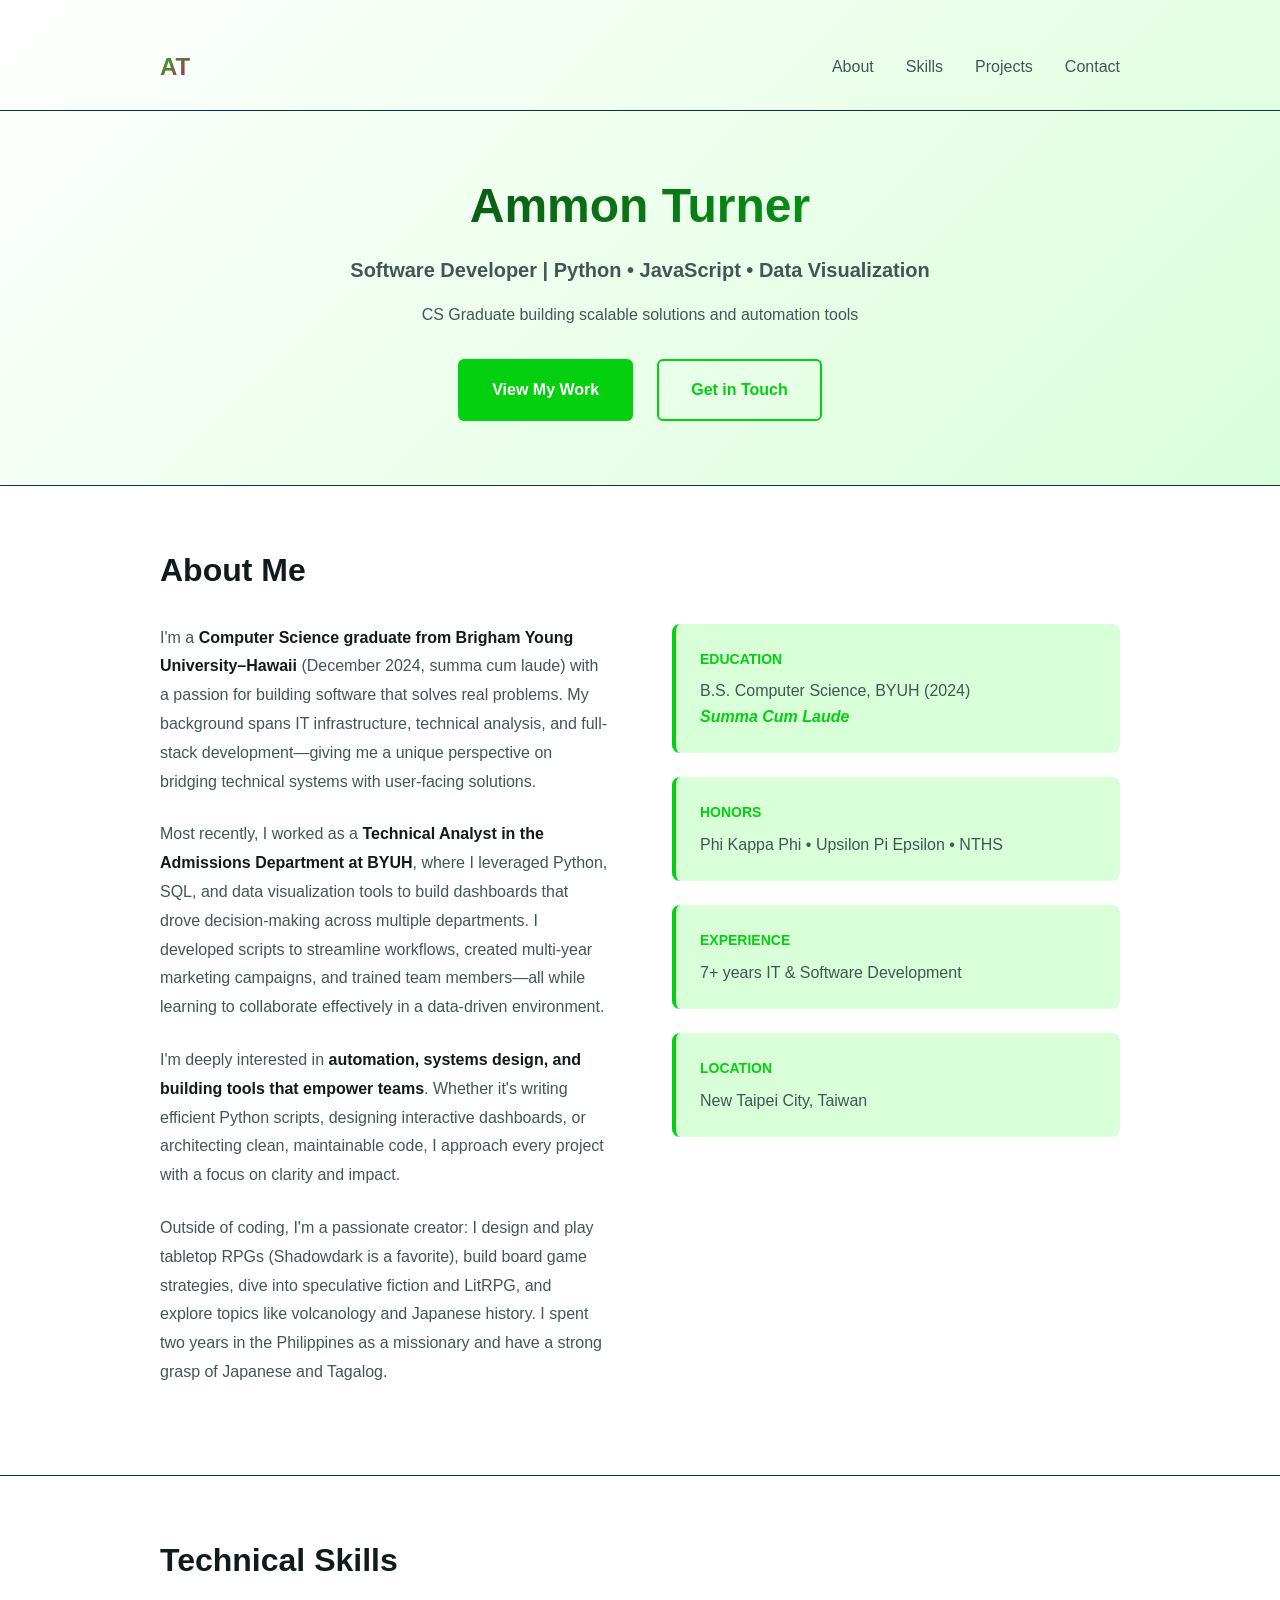
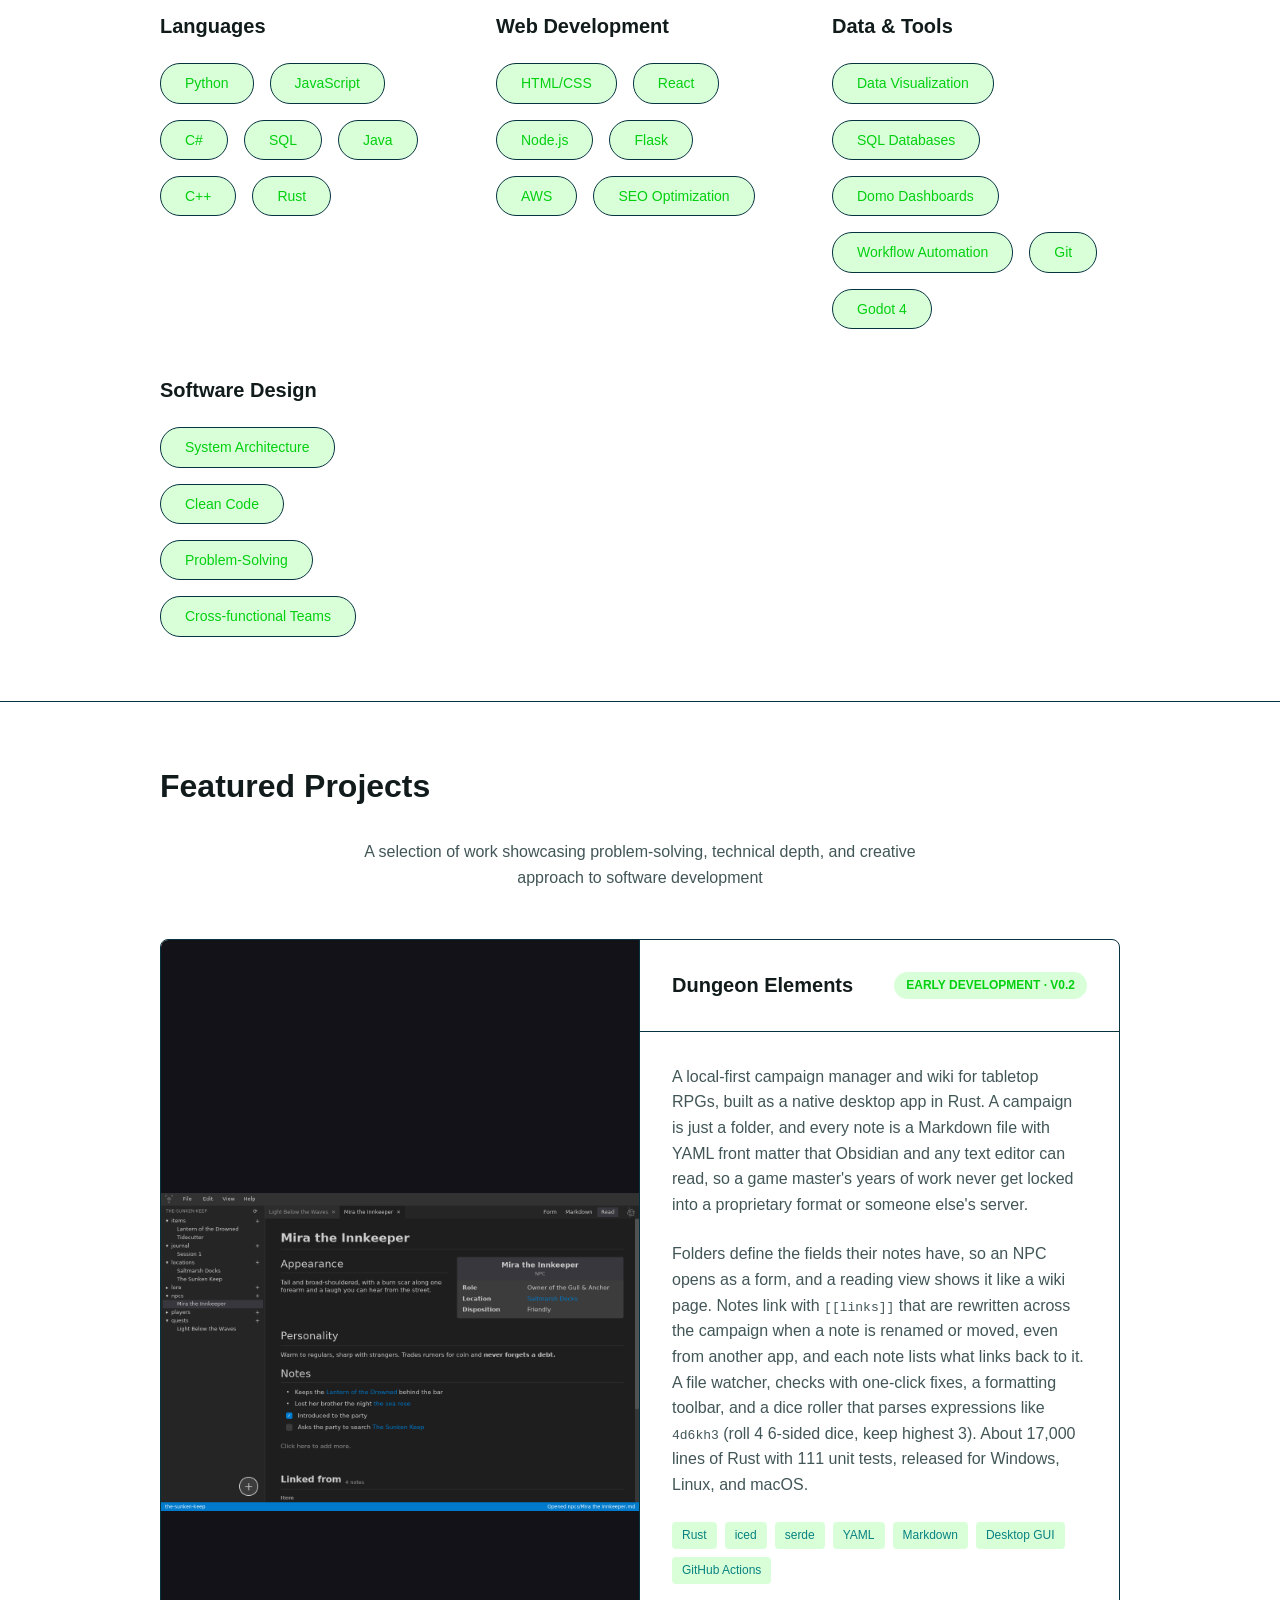
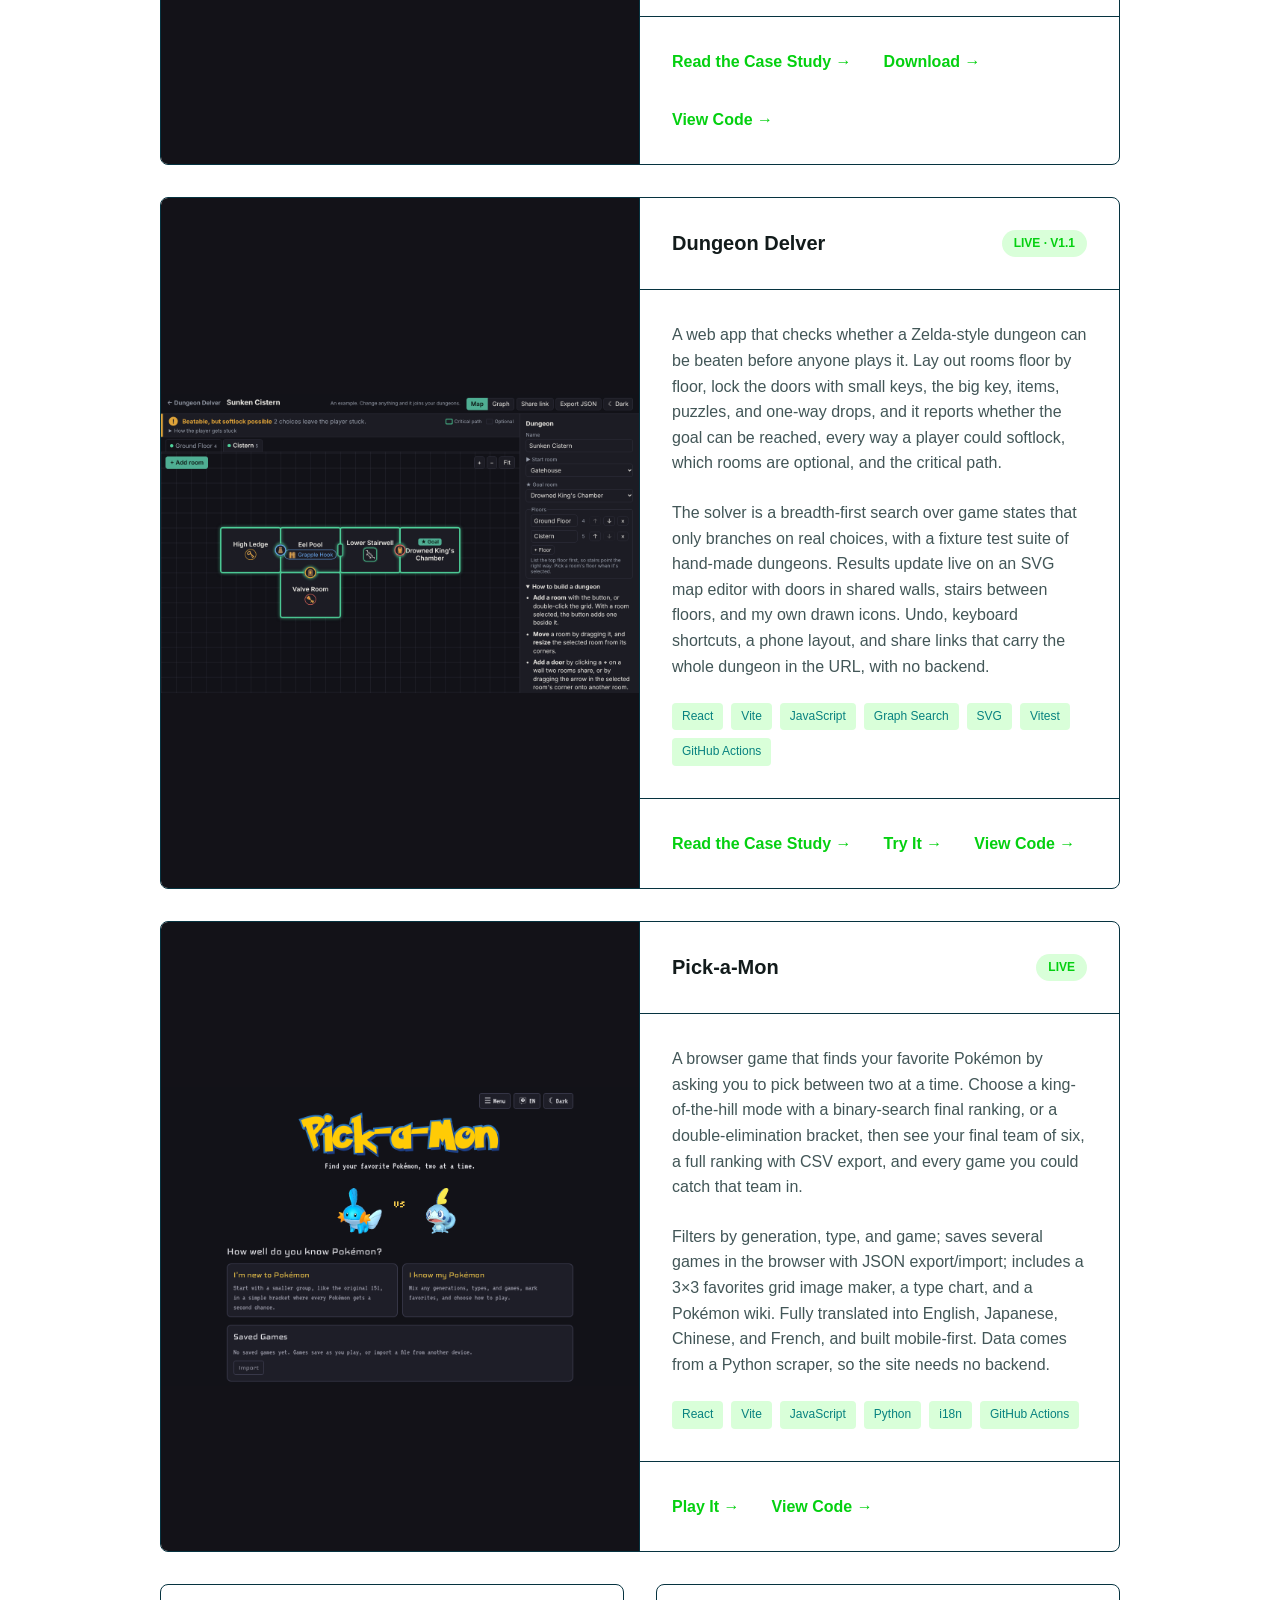
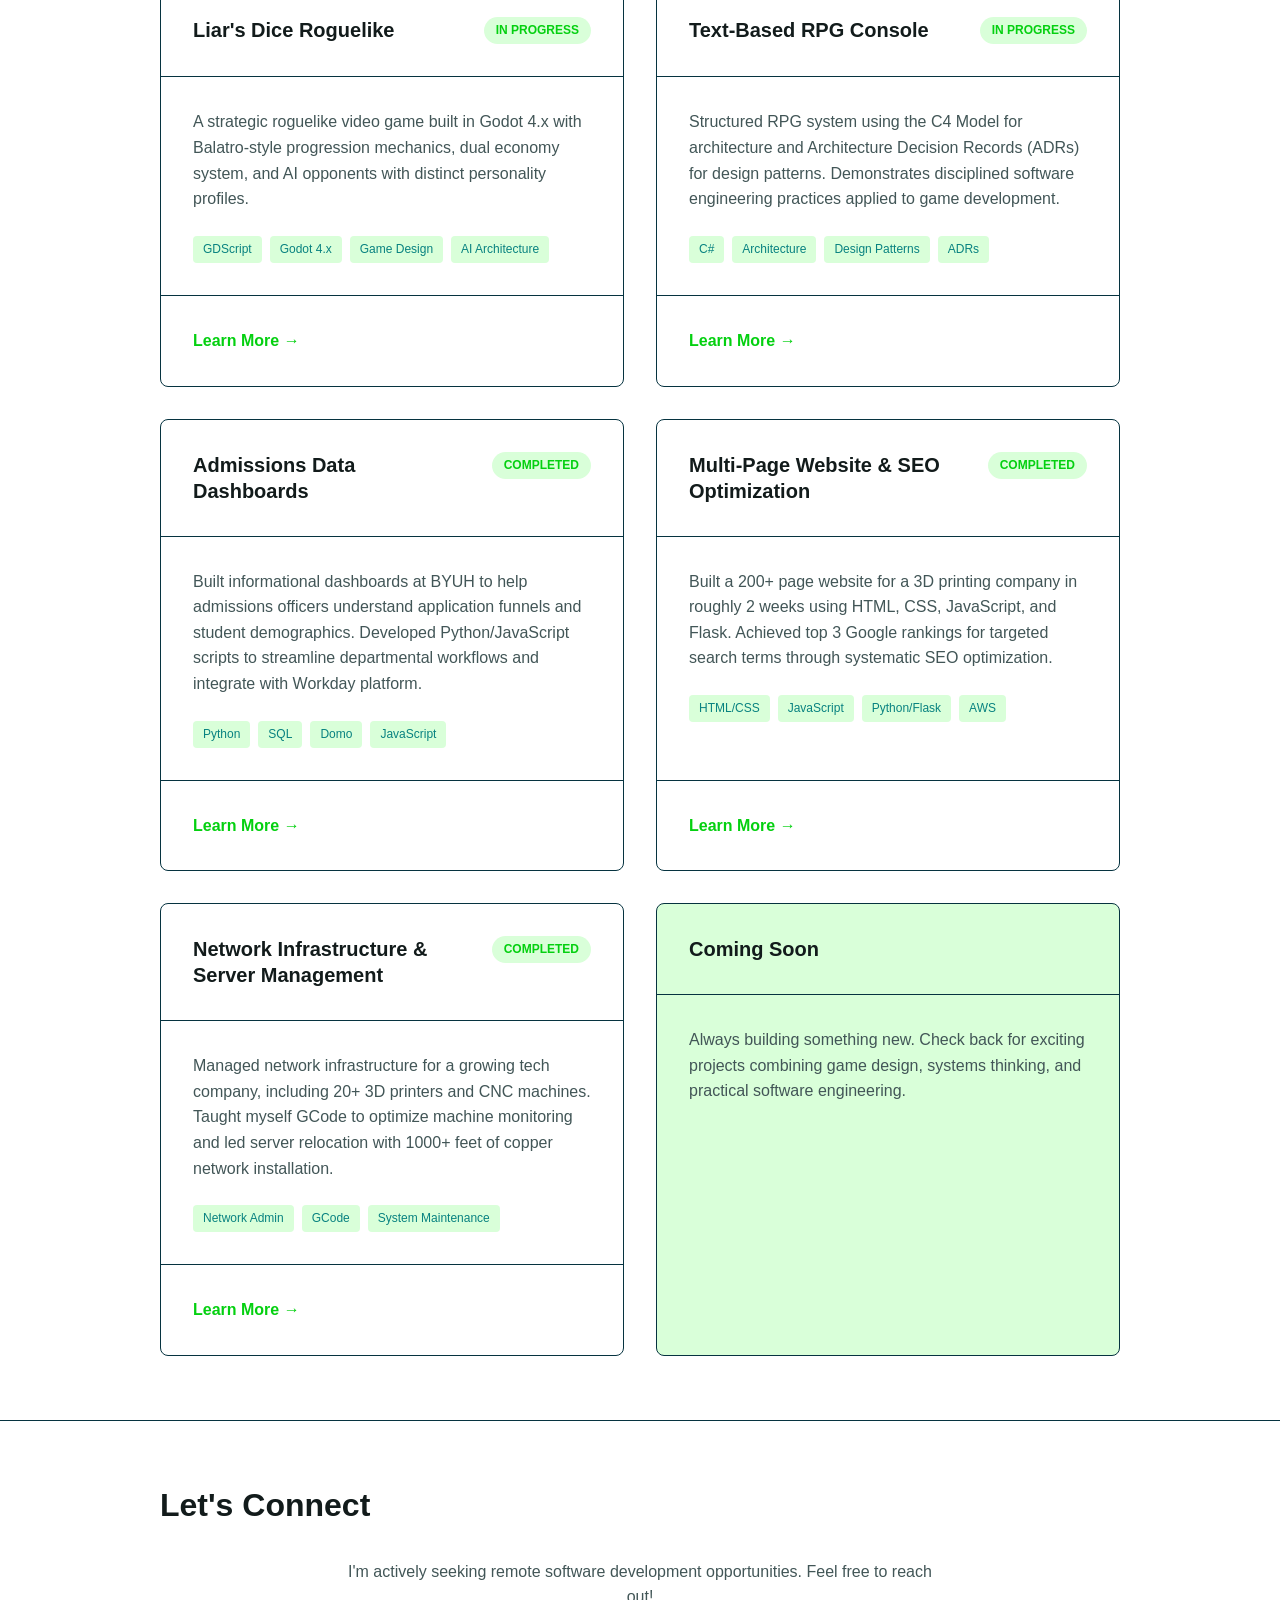
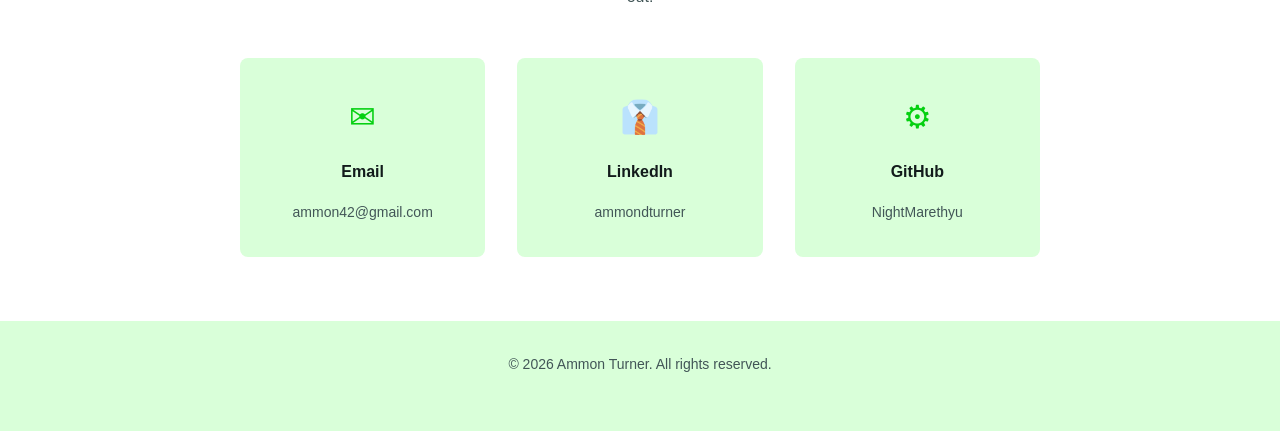
<file: index.html>
<!DOCTYPE html>
<html lang="en">
<head>
  <meta charset="UTF-8">
  <meta name="viewport" content="width=device-width, initial-scale=1.0">
  <title>Ammon Turner | Software Developer</title>
  <link rel="stylesheet" href="styles.css">
</head>
<body>
  <header class="header">
    <nav class="navbar">
      <div class="nav-container">
        <div class="logo">AT</div>
        <ul class="nav-menu">
          <li><a href="#about" class="nav-link">About</a></li>
          <li><a href="#skills" class="nav-link">Skills</a></li>
          <li><a href="#projects" class="nav-link">Projects</a></li>
          <li><a href="#contact" class="nav-link">Contact</a></li>
        </ul>
      </div>
    </nav>

    <section class="hero">
      <h1>Ammon Turner</h1>
      <p class="hero-subtitle">Software Developer | Python • JavaScript • Data Visualization</p>
      <p class="hero-description">CS Graduate building scalable solutions and automation tools</p>
      <div class="hero-cta">
        <a href="#projects" class="btn btn-primary">View My Work</a>
        <a href="#contact" class="btn btn-secondary">Get in Touch</a>
      </div>
    </section>
  </header>

  <main>
    <section id="about" class="section about-section">
      <div class="container">
        <h2>About Me</h2>
        <div class="about-content">
          <div class="about-text">
            <p>
              I'm a <strong>Computer Science graduate from Brigham Young University–Hawaii</strong> (December 2024, summa cum laude) with a passion for building software that solves real problems. My background spans IT infrastructure, technical analysis, and full-stack development—giving me a unique perspective on bridging technical systems with user-facing solutions.
            </p>
            <p>
              Most recently, I worked as a <strong>Technical Analyst in the Admissions Department at BYUH</strong>, where I leveraged Python, SQL, and data visualization tools to build dashboards that drove decision-making across multiple departments. I developed scripts to streamline workflows, created multi-year marketing campaigns, and trained team members—all while learning to collaborate effectively in a data-driven environment.
            </p>
            <p>
              I'm deeply interested in <strong>automation, systems design, and building tools that empower teams</strong>. Whether it's writing efficient Python scripts, designing interactive dashboards, or architecting clean, maintainable code, I approach every project with a focus on clarity and impact.
            </p>
            <p>
              Outside of coding, I'm a passionate creator: I design and play tabletop RPGs (Shadowdark is a favorite), build board game strategies, dive into speculative fiction and LitRPG, and explore topics like volcanology and Japanese history. I spent two years in the Philippines as a missionary and have a strong grasp of Japanese and Tagalog.
            </p>
          </div>
          <div class="about-highlights">
            <div class="highlight">
              <span class="highlight-label">Education</span>
              <p>B.S. Computer Science, BYUH (2024)<br><em>Summa Cum Laude</em></p>
            </div>
            <div class="highlight">
              <span class="highlight-label">Honors</span>
              <p>Phi Kappa Phi • Upsilon Pi Epsilon • NTHS</p>
            </div>
            <div class="highlight">
              <span class="highlight-label">Experience</span>
              <p>7+ years IT & Software Development</p>
            </div>
            <div class="highlight">
              <span class="highlight-label">Location</span>
              <p>New Taipei City, Taiwan</p>
            </div>
          </div>
        </div>
      </div>
    </section>

    <section id="skills" class="section skills-section">
      <div class="container">
        <h2>Technical Skills</h2>
        <div class="skills-grid">
          <div class="skill-category">
            <h3>Languages</h3>
            <div class="skill-tags">
              <span class="skill-tag">Python</span>
              <span class="skill-tag">JavaScript</span>
              <span class="skill-tag">C#</span>
              <span class="skill-tag">SQL</span>
              <span class="skill-tag">Java</span>
              <span class="skill-tag">C++</span>
              <span class="skill-tag">Rust</span>
            </div>
          </div>
          <div class="skill-category">
            <h3>Web Development</h3>
            <div class="skill-tags">
              <span class="skill-tag">HTML/CSS</span>
              <span class="skill-tag">React</span>
              <span class="skill-tag">Node.js</span>
              <span class="skill-tag">Flask</span>
              <span class="skill-tag">AWS</span>
              <span class="skill-tag">SEO Optimization</span>
            </div>
          </div>
          <div class="skill-category">
            <h3>Data & Tools</h3>
            <div class="skill-tags">
              <span class="skill-tag">Data Visualization</span>
              <span class="skill-tag">SQL Databases</span>
              <span class="skill-tag">Domo Dashboards</span>
              <span class="skill-tag">Workflow Automation</span>
              <span class="skill-tag">Git</span>
              <span class="skill-tag">Godot 4</span>
            </div>
          </div>
          <div class="skill-category">
            <h3>Software Design</h3>
            <div class="skill-tags">
              <span class="skill-tag">System Architecture</span>
              <span class="skill-tag">Clean Code</span>
              <span class="skill-tag">Problem-Solving</span>
              <span class="skill-tag">Cross-functional Teams</span>
            </div>
          </div>
        </div>
      </div>
    </section>

    <section id="projects" class="section projects-section">
      <div class="container">
        <h2>Featured Projects</h2>
        <p class="section-subtitle">A selection of work showcasing problem-solving, technical depth, and creative approach to software development</p>
        
        <div class="projects-grid">
          <article class="project-card featured">
            <a href="projects/dungeon-elements.html" class="project-image">
              <img src="images/dungeon-elements/reading-view.png" alt="Dungeon Elements in the dark theme: an NPC note in the reading view, formatted like a wiki page with a box of fields and links to other notes" loading="lazy">
            </a>
            <div class="project-header">
              <h3>Dungeon Elements</h3>
              <span class="project-status">Early Development · v0.2</span>
            </div>
            <div class="project-body">
              <p>A local-first campaign manager and wiki for tabletop RPGs, built as a native desktop app in Rust. A campaign is just a folder, and every note is a Markdown file with YAML front matter that Obsidian and any text editor can read, so a game master's years of work never get locked into a proprietary format or someone else's server.</p>
              <p>Folders define the fields their notes have, so an NPC opens as a form, and a reading view shows it like a wiki page. Notes link with <code>[[links]]</code> that are rewritten across the campaign when a note is renamed or moved, even from another app, and each note lists what links back to it. A file watcher, checks with one-click fixes, a formatting toolbar, and a dice roller that parses expressions like <code>4d6kh3</code> (roll 4 6-sided dice, keep highest 3). About 17,000 lines of Rust with 111 unit tests, released for Windows, Linux, and macOS.</p>
              <div class="project-tech">
                <span class="tech">Rust</span>
                <span class="tech">iced</span>
                <span class="tech">serde</span>
                <span class="tech">YAML</span>
                <span class="tech">Markdown</span>
                <span class="tech">Desktop GUI</span>
                <span class="tech">GitHub Actions</span>
              </div>
            </div>
            <div class="project-footer project-links">
              <a href="projects/dungeon-elements.html" class="project-link">Read the Case Study →</a>
              <a href="https://github.com/NightMarethyu/dungeon_elements/releases" class="project-link" target="_blank" rel="noopener">Download →</a>
              <a href="https://github.com/NightMarethyu/dungeon_elements" class="project-link" target="_blank" rel="noopener">View Code →</a>
            </div>
          </article>

          <article class="project-card featured">
            <a href="projects/dungeon-delver.html" class="project-image">
              <img src="images/dungeon-delver/map-view.png" alt="Dungeon Delver's map of a two-floor dungeon in the dark theme, with the critical path glowing green and lock icons on the doors" loading="lazy">
            </a>
            <div class="project-header">
              <h3>Dungeon Delver</h3>
              <span class="project-status">Live · v1.1</span>
            </div>
            <div class="project-body">
              <p>A web app that checks whether a Zelda-style dungeon can be beaten before anyone plays it. Lay out rooms floor by floor, lock the doors with small keys, the big key, items, puzzles, and one-way drops, and it reports whether the goal can be reached, every way a player could softlock, which rooms are optional, and the critical path.</p>
              <p>The solver is a breadth-first search over game states that only branches on real choices, with a fixture test suite of hand-made dungeons. Results update live on an SVG map editor with doors in shared walls, stairs between floors, and my own drawn icons. Undo, keyboard shortcuts, a phone layout, and share links that carry the whole dungeon in the URL, with no backend.</p>
              <div class="project-tech">
                <span class="tech">React</span>
                <span class="tech">Vite</span>
                <span class="tech">JavaScript</span>
                <span class="tech">Graph Search</span>
                <span class="tech">SVG</span>
                <span class="tech">Vitest</span>
                <span class="tech">GitHub Actions</span>
              </div>
            </div>
            <div class="project-footer project-links">
              <a href="projects/dungeon-delver.html" class="project-link">Read the Case Study →</a>
              <a href="https://nightmarethyu.github.io/dungeon-delver/" class="project-link" target="_blank" rel="noopener">Try It →</a>
              <a href="https://github.com/NightMarethyu/dungeon-delver" class="project-link" target="_blank" rel="noopener">View Code →</a>
            </div>
          </article>

          <article class="project-card featured">
            <a href="https://nightmarethyu.github.io/favorite-pokemon-head2head/" class="project-image" target="_blank" rel="noopener">
              <img src="images/pick-a-mon.png" alt="The Pick-a-Mon home screen: two Pokémon face off under the Pick-a-Mon title" loading="lazy">
            </a>
            <div class="project-header">
              <h3>Pick-a-Mon</h3>
              <span class="project-status">Live</span>
            </div>
            <div class="project-body">
              <p>A browser game that finds your favorite Pokémon by asking you to pick between two at a time. Choose a king-of-the-hill mode with a binary-search final ranking, or a double-elimination bracket, then see your final team of six, a full ranking with CSV export, and every game you could catch that team in.</p>
              <p>Filters by generation, type, and game; saves several games in the browser with JSON export/import; includes a 3×3 favorites grid image maker, a type chart, and a Pokémon wiki. Fully translated into English, Japanese, Chinese, and French, and built mobile-first. Data comes from a Python scraper, so the site needs no backend.</p>
              <div class="project-tech">
                <span class="tech">React</span>
                <span class="tech">Vite</span>
                <span class="tech">JavaScript</span>
                <span class="tech">Python</span>
                <span class="tech">i18n</span>
                <span class="tech">GitHub Actions</span>
              </div>
            </div>
            <div class="project-footer project-links">
              <a href="https://nightmarethyu.github.io/favorite-pokemon-head2head/" class="project-link" target="_blank" rel="noopener">Play It →</a>
              <a href="https://github.com/NightMarethyu/favorite-pokemon-head2head" class="project-link" target="_blank" rel="noopener">View Code →</a>
            </div>
          </article>

          <article class="project-card">
            <div class="project-header">
              <h3>Liar's Dice Roguelike</h3>
              <span class="project-status">In Progress</span>
            </div>
            <div class="project-body">
              <p>A strategic roguelike video game built in Godot 4.x with Balatro-style progression mechanics, dual economy system, and AI opponents with distinct personality profiles.</p>
              <div class="project-tech">
                <span class="tech">GDScript</span>
                <span class="tech">Godot 4.x</span>
                <span class="tech">Game Design</span>
                <span class="tech">AI Architecture</span>
              </div>
            </div>
            <div class="project-footer">
              <a href="#" class="project-link">Learn More →</a>
            </div>
          </article>

          <article class="project-card">
            <div class="project-header">
              <h3>Text-Based RPG Console</h3>
              <span class="project-status">In Progress</span>
            </div>
            <div class="project-body">
              <p>Structured RPG system using the C4 Model for architecture and Architecture Decision Records (ADRs) for design patterns. Demonstrates disciplined software engineering practices applied to game development.</p>
              <div class="project-tech">
                <span class="tech">C#</span>
                <span class="tech">Architecture</span>
                <span class="tech">Design Patterns</span>
                <span class="tech">ADRs</span>
              </div>
            </div>
            <div class="project-footer">
              <a href="#" class="project-link">Learn More →</a>
            </div>
          </article>

          <article class="project-card">
            <div class="project-header">
              <h3>Admissions Data Dashboards</h3>
              <span class="project-status">Completed</span>
            </div>
            <div class="project-body">
              <p>Built informational dashboards at BYUH to help admissions officers understand application funnels and student demographics. Developed Python/JavaScript scripts to streamline departmental workflows and integrate with Workday platform.</p>
              <div class="project-tech">
                <span class="tech">Python</span>
                <span class="tech">SQL</span>
                <span class="tech">Domo</span>
                <span class="tech">JavaScript</span>
              </div>
            </div>
            <div class="project-footer">
              <a href="#" class="project-link">Learn More →</a>
            </div>
          </article>

          <article class="project-card">
            <div class="project-header">
              <h3>Multi-Page Website & SEO Optimization</h3>
              <span class="project-status">Completed</span>
            </div>
            <div class="project-body">
              <p>Built a 200+ page website for a 3D printing company in roughly 2 weeks using HTML, CSS, JavaScript, and Flask. Achieved top 3 Google rankings for targeted search terms through systematic SEO optimization.</p>
              <div class="project-tech">
                <span class="tech">HTML/CSS</span>
                <span class="tech">JavaScript</span>
                <span class="tech">Python/Flask</span>
                <span class="tech">AWS</span>
              </div>
            </div>
            <div class="project-footer">
              <a href="#" class="project-link">Learn More →</a>
            </div>
          </article>

          <article class="project-card">
            <div class="project-header">
              <h3>Network Infrastructure & Server Management</h3>
              <span class="project-status">Completed</span>
            </div>
            <div class="project-body">
              <p>Managed network infrastructure for a growing tech company, including 20+ 3D printers and CNC machines. Taught myself GCode to optimize machine monitoring and led server relocation with 1000+ feet of copper network installation.</p>
              <div class="project-tech">
                <span class="tech">Network Admin</span>
                <span class="tech">GCode</span>
                <span class="tech">System Maintenance</span>
              </div>
            </div>
            <div class="project-footer">
              <a href="#" class="project-link">Learn More →</a>
            </div>
          </article>

          <article class="project-card placeholder">
            <div class="project-header">
              <h3>Coming Soon</h3>
            </div>
            <div class="project-body">
              <p>Always building something new. Check back for exciting projects combining game design, systems thinking, and practical software engineering.</p>
            </div>
          </article>
        </div>
      </div>
    </section>

    <section id="contact" class="section contact-section">
      <div class="container">
        <h2>Let's Connect</h2>
        <p class="section-subtitle">I'm actively seeking remote software development opportunities. Feel free to reach out!</p>
        
        <div class="contact-methods">
          <a href="mailto:ammon42@gmail.com" class="contact-card">
            <span class="contact-icon">✉</span>
            <span class="contact-text">Email</span>
            <span class="contact-detail">ammon42@gmail.com</span>
          </a>
          <a href="https://www.linkedin.com/in/ammondturner" class="contact-card" target="_blank">
            <span class="contact-icon">👔</span>
            <span class="contact-text">LinkedIn</span>
            <span class="contact-detail">ammondturner</span>
          </a>
          <a href="https://github.com/NightMarethyu" class="contact-card" target="_blank">
            <span class="contact-icon">⚙</span>
            <span class="contact-text">GitHub</span>
            <span class="contact-detail">NightMarethyu</span>
          </a>
        </div>
      </div>
    </section>
  </main>

  <footer>
    <p>&copy; 2026 Ammon Turner. All rights reserved.</p>
  </footer>

  <script src="script.js"></script>
</body>
</html>
</file>
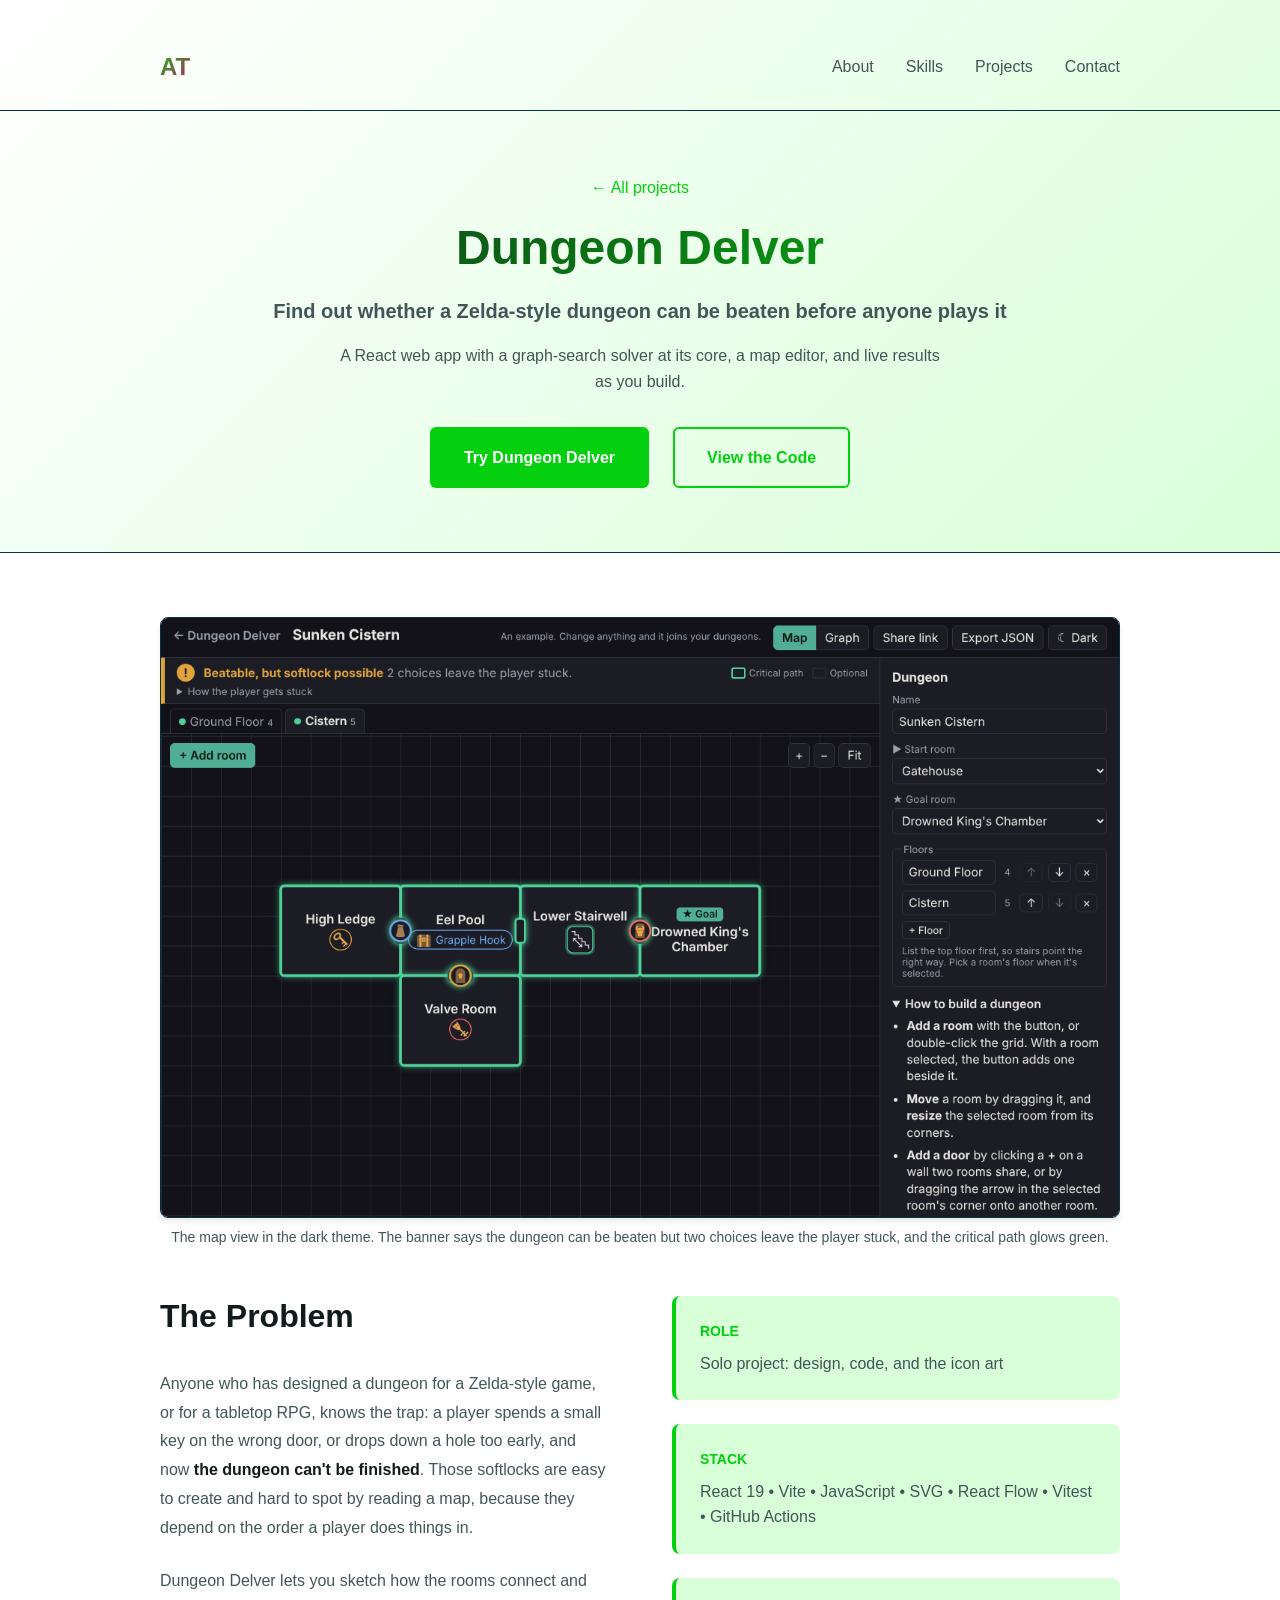
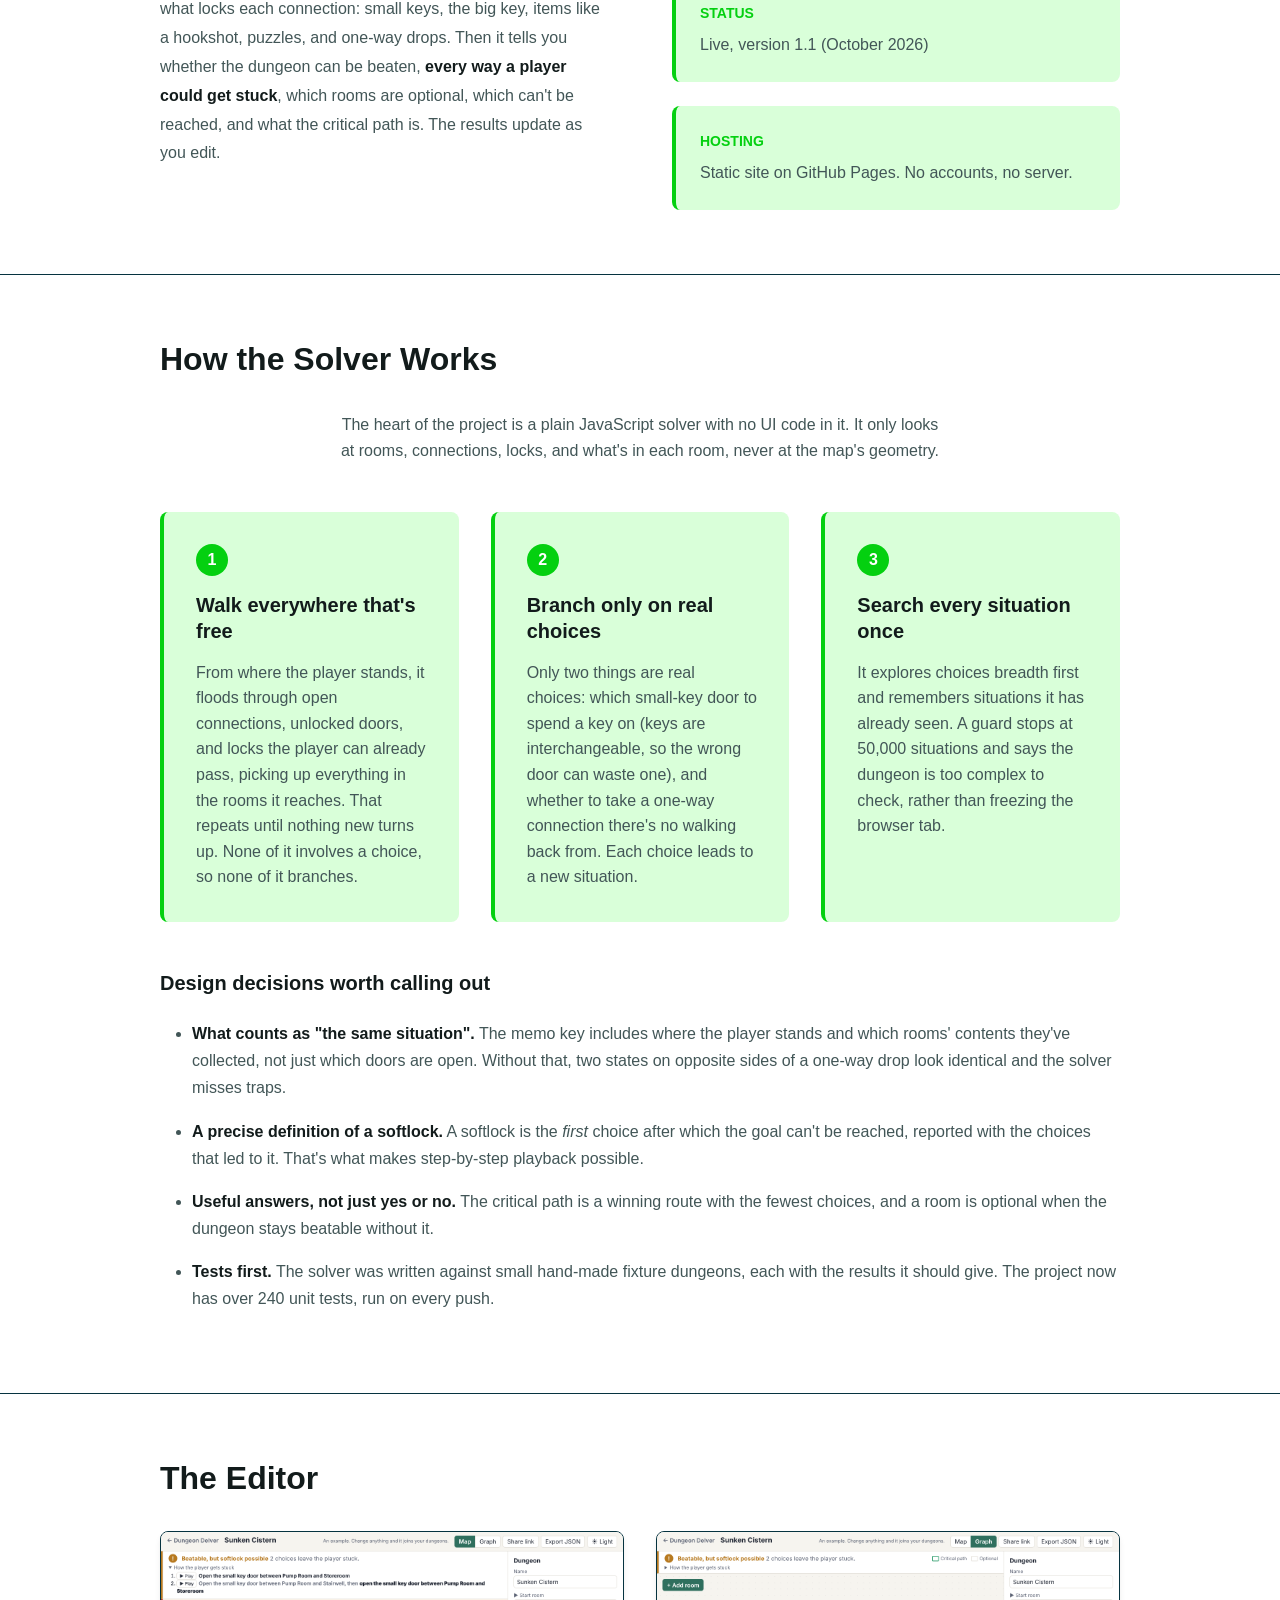
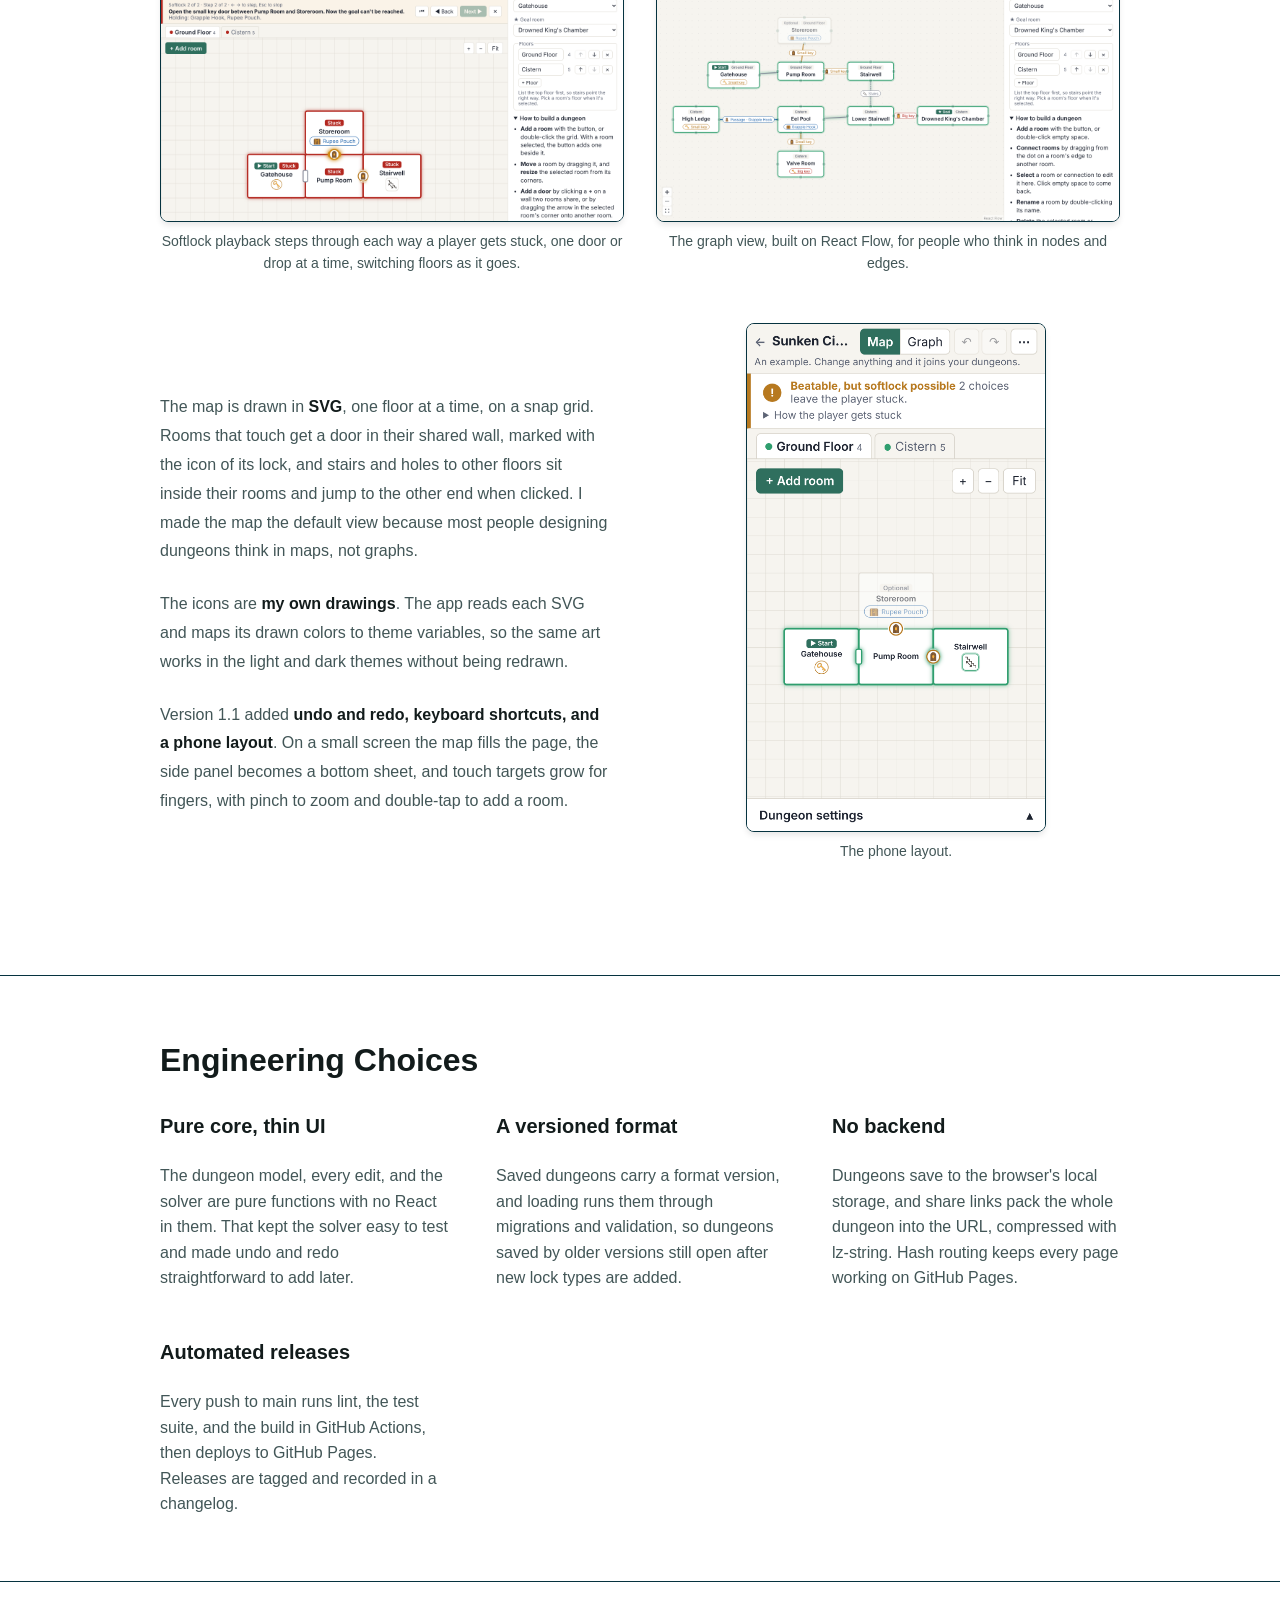
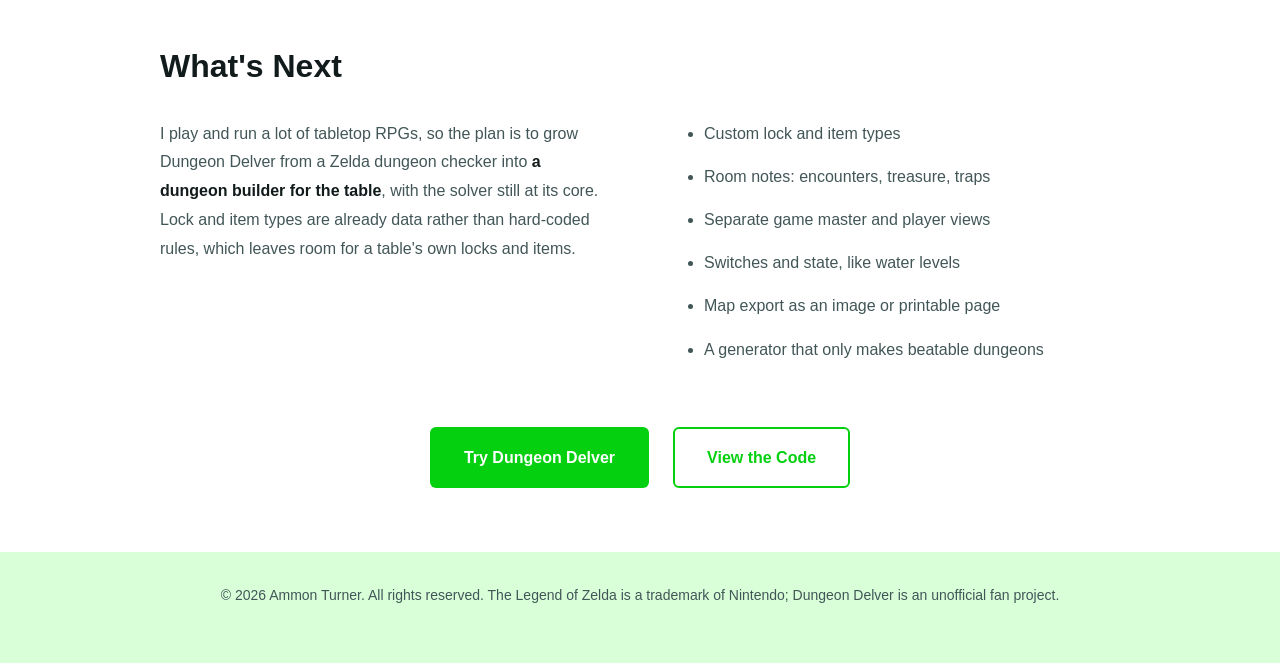
<file: projects/dungeon-delver.html>
<!DOCTYPE html>
<html lang="en">
<head>
  <meta charset="UTF-8">
  <meta name="viewport" content="width=device-width, initial-scale=1.0">
  <meta name="description" content="Dungeon Delver: a web app by Ammon Turner that checks whether a Zelda-style dungeon can be beaten or softlocked.">
  <title>Dungeon Delver | Ammon Turner</title>
  <link rel="stylesheet" href="../styles.css">
</head>
<body>
  <header class="header">
    <nav class="navbar">
      <div class="nav-container">
        <a href="../index.html" class="logo">AT</a>
        <ul class="nav-menu">
          <li><a href="../index.html#about" class="nav-link">About</a></li>
          <li><a href="../index.html#skills" class="nav-link">Skills</a></li>
          <li><a href="../index.html#projects" class="nav-link">Projects</a></li>
          <li><a href="../index.html#contact" class="nav-link">Contact</a></li>
        </ul>
      </div>
    </nav>

    <section class="hero">
      <p class="hero-eyebrow"><a href="../index.html#projects">← All projects</a></p>
      <h1>Dungeon Delver</h1>
      <p class="hero-subtitle">Find out whether a Zelda-style dungeon can be beaten before anyone plays it</p>
      <p class="hero-description">A React web app with a graph-search solver at its core, a map editor, and live results as you build.</p>
      <div class="hero-cta">
        <a href="https://nightmarethyu.github.io/dungeon-delver/" class="btn btn-primary" target="_blank" rel="noopener">Try Dungeon Delver</a>
        <a href="https://github.com/NightMarethyu/dungeon-delver" class="btn btn-secondary" target="_blank" rel="noopener">View the Code</a>
      </div>
    </section>
  </header>

  <main>
    <section class="section">
      <div class="container">
        <figure class="case-figure">
          <img src="../images/dungeon-delver/map-view.png" alt="The lower floor of the Sunken Cistern example on Dungeon Delver's map, in the dark theme. The critical path glows green, lock icons sit on the doors, and the banner says the dungeon is beatable but a softlock is possible.">
          <figcaption>The map view in the dark theme. The banner says the dungeon can be beaten but two choices leave the player stuck, and the critical path glows green.</figcaption>
        </figure>

        <div class="about-content">
          <div class="about-text">
            <h2>The Problem</h2>
            <p>
              Anyone who has designed a dungeon for a Zelda-style game, or for a tabletop RPG, knows the trap: a player spends a small key on the wrong door, or drops down a hole too early, and now <strong>the dungeon can't be finished</strong>. Those softlocks are easy to create and hard to spot by reading a map, because they depend on the order a player does things in.
            </p>
            <p>
              Dungeon Delver lets you sketch how the rooms connect and what locks each connection: small keys, the big key, items like a hookshot, puzzles, and one-way drops. Then it tells you whether the dungeon can be beaten, <strong>every way a player could get stuck</strong>, which rooms are optional, which can't be reached, and what the critical path is. The results update as you edit.
            </p>
          </div>
          <div class="about-highlights">
            <div class="highlight">
              <span class="highlight-label">Role</span>
              <p>Solo project: design, code, and the icon art</p>
            </div>
            <div class="highlight">
              <span class="highlight-label">Stack</span>
              <p>React 19 • Vite • JavaScript • SVG • React Flow • Vitest • GitHub Actions</p>
            </div>
            <div class="highlight">
              <span class="highlight-label">Status</span>
              <p>Live, version 1.1 (October 2026)</p>
            </div>
            <div class="highlight">
              <span class="highlight-label">Hosting</span>
              <p>Static site on GitHub Pages. No accounts, no server.</p>
            </div>
          </div>
        </div>
      </div>
    </section>

    <section class="section skills-section">
      <div class="container">
        <h2>How the Solver Works</h2>
        <p class="section-subtitle">The heart of the project is a plain JavaScript solver with no UI code in it. It only looks at rooms, connections, locks, and what's in each room, never at the map's geometry.</p>

        <div class="case-steps">
          <div class="case-step">
            <span class="case-step-number">1</span>
            <h3>Walk everywhere that's free</h3>
            <p>From where the player stands, it floods through open connections, unlocked doors, and locks the player can already pass, picking up everything in the rooms it reaches. That repeats until nothing new turns up. None of it involves a choice, so none of it branches.</p>
          </div>
          <div class="case-step">
            <span class="case-step-number">2</span>
            <h3>Branch only on real choices</h3>
            <p>Only two things are real choices: which small-key door to spend a key on (keys are interchangeable, so the wrong door can waste one), and whether to take a one-way connection there's no walking back from. Each choice leads to a new situation.</p>
          </div>
          <div class="case-step">
            <span class="case-step-number">3</span>
            <h3>Search every situation once</h3>
            <p>It explores choices breadth first and remembers situations it has already seen. A guard stops at 50,000 situations and says the dungeon is too complex to check, rather than freezing the browser tab.</p>
          </div>
        </div>

        <div class="case-notes">
          <h3>Design decisions worth calling out</h3>
          <ul>
            <li><strong>What counts as "the same situation".</strong> The memo key includes where the player stands and which rooms' contents they've collected, not just which doors are open. Without that, two states on opposite sides of a one-way drop look identical and the solver misses traps.</li>
            <li><strong>A precise definition of a softlock.</strong> A softlock is the <em>first</em> choice after which the goal can't be reached, reported with the choices that led to it. That's what makes step-by-step playback possible.</li>
            <li><strong>Useful answers, not just yes or no.</strong> The critical path is a winning route with the fewest choices, and a room is optional when the dungeon stays beatable without it.</li>
            <li><strong>Tests first.</strong> The solver was written against small hand-made fixture dungeons, each with the results it should give. The project now has over 240 unit tests, run on every push.</li>
          </ul>
        </div>
      </div>
    </section>

    <section class="section">
      <div class="container">
        <h2>The Editor</h2>
        <div class="case-gallery">
          <figure class="case-figure">
            <img src="../images/dungeon-delver/softlock-playback.png" alt="Softlock playback on the map: after the wasted key, the rooms the player is trapped in are marked on both floors" loading="lazy">
            <figcaption>Softlock playback steps through each way a player gets stuck, one door or drop at a time, switching floors as it goes.</figcaption>
          </figure>
          <figure class="case-figure">
            <img src="../images/dungeon-delver/live-results.png" alt="The graph view of the Sunken Cistern, with rooms as nodes and the critical path highlighted" loading="lazy">
            <figcaption>The graph view, built on React Flow, for people who think in nodes and edges.</figcaption>
          </figure>
        </div>
        <div class="about-content case-split">
          <div class="about-text">
            <p>
              The map is drawn in <strong>SVG</strong>, one floor at a time, on a snap grid. Rooms that touch get a door in their shared wall, marked with the icon of its lock, and stairs and holes to other floors sit inside their rooms and jump to the other end when clicked. I made the map the default view because most people designing dungeons think in maps, not graphs.
            </p>
            <p>
              The icons are <strong>my own drawings</strong>. The app reads each SVG and maps its drawn colors to theme variables, so the same art works in the light and dark themes without being redrawn.
            </p>
            <p>
              Version 1.1 added <strong>undo and redo, keyboard shortcuts, and a phone layout</strong>. On a small screen the map fills the page, the side panel becomes a bottom sheet, and touch targets grow for fingers, with pinch to zoom and double-tap to add a room.
            </p>
          </div>
          <figure class="case-figure case-phone">
            <img src="../images/dungeon-delver/phone-map.png" alt="The Sunken Cistern's ground floor on a phone, with the settings sheet folded at the bottom" loading="lazy">
            <figcaption>The phone layout.</figcaption>
          </figure>
        </div>
      </div>
    </section>

    <section class="section skills-section">
      <div class="container">
        <h2>Engineering Choices</h2>
        <div class="skills-grid">
          <div class="skill-category">
            <h3>Pure core, thin UI</h3>
            <p>The dungeon model, every edit, and the solver are pure functions with no React in them. That kept the solver easy to test and made undo and redo straightforward to add later.</p>
          </div>
          <div class="skill-category">
            <h3>A versioned format</h3>
            <p>Saved dungeons carry a format version, and loading runs them through migrations and validation, so dungeons saved by older versions still open after new lock types are added.</p>
          </div>
          <div class="skill-category">
            <h3>No backend</h3>
            <p>Dungeons save to the browser's local storage, and share links pack the whole dungeon into the URL, compressed with lz-string. Hash routing keeps every page working on GitHub Pages.</p>
          </div>
          <div class="skill-category">
            <h3>Automated releases</h3>
            <p>Every push to main runs lint, the test suite, and the build in GitHub Actions, then deploys to GitHub Pages. Releases are tagged and recorded in a changelog.</p>
          </div>
        </div>
      </div>
    </section>

    <section class="section">
      <div class="container">
        <h2>What's Next</h2>
        <div class="about-content">
          <div class="about-text">
            <p>
              I play and run a lot of tabletop RPGs, so the plan is to grow Dungeon Delver from a Zelda dungeon checker into <strong>a dungeon builder for the table</strong>, with the solver still at its core. Lock and item types are already data rather than hard-coded rules, which leaves room for a table's own locks and items.
            </p>
          </div>
          <div class="about-text">
            <ul class="case-list">
              <li>Custom lock and item types</li>
              <li>Room notes: encounters, treasure, traps</li>
              <li>Separate game master and player views</li>
              <li>Switches and state, like water levels</li>
              <li>Map export as an image or printable page</li>
              <li>A generator that only makes beatable dungeons</li>
            </ul>
          </div>
        </div>
        <div class="hero-cta case-cta">
          <a href="https://nightmarethyu.github.io/dungeon-delver/" class="btn btn-primary" target="_blank" rel="noopener">Try Dungeon Delver</a>
          <a href="https://github.com/NightMarethyu/dungeon-delver" class="btn btn-secondary" target="_blank" rel="noopener">View the Code</a>
        </div>
      </div>
    </section>
  </main>

  <footer>
    <p>&copy; 2026 Ammon Turner. All rights reserved. The Legend of Zelda is a trademark of Nintendo; Dungeon Delver is an unofficial fan project.</p>
  </footer>

  <script src="../script.js"></script>
</body>
</html>
</file>
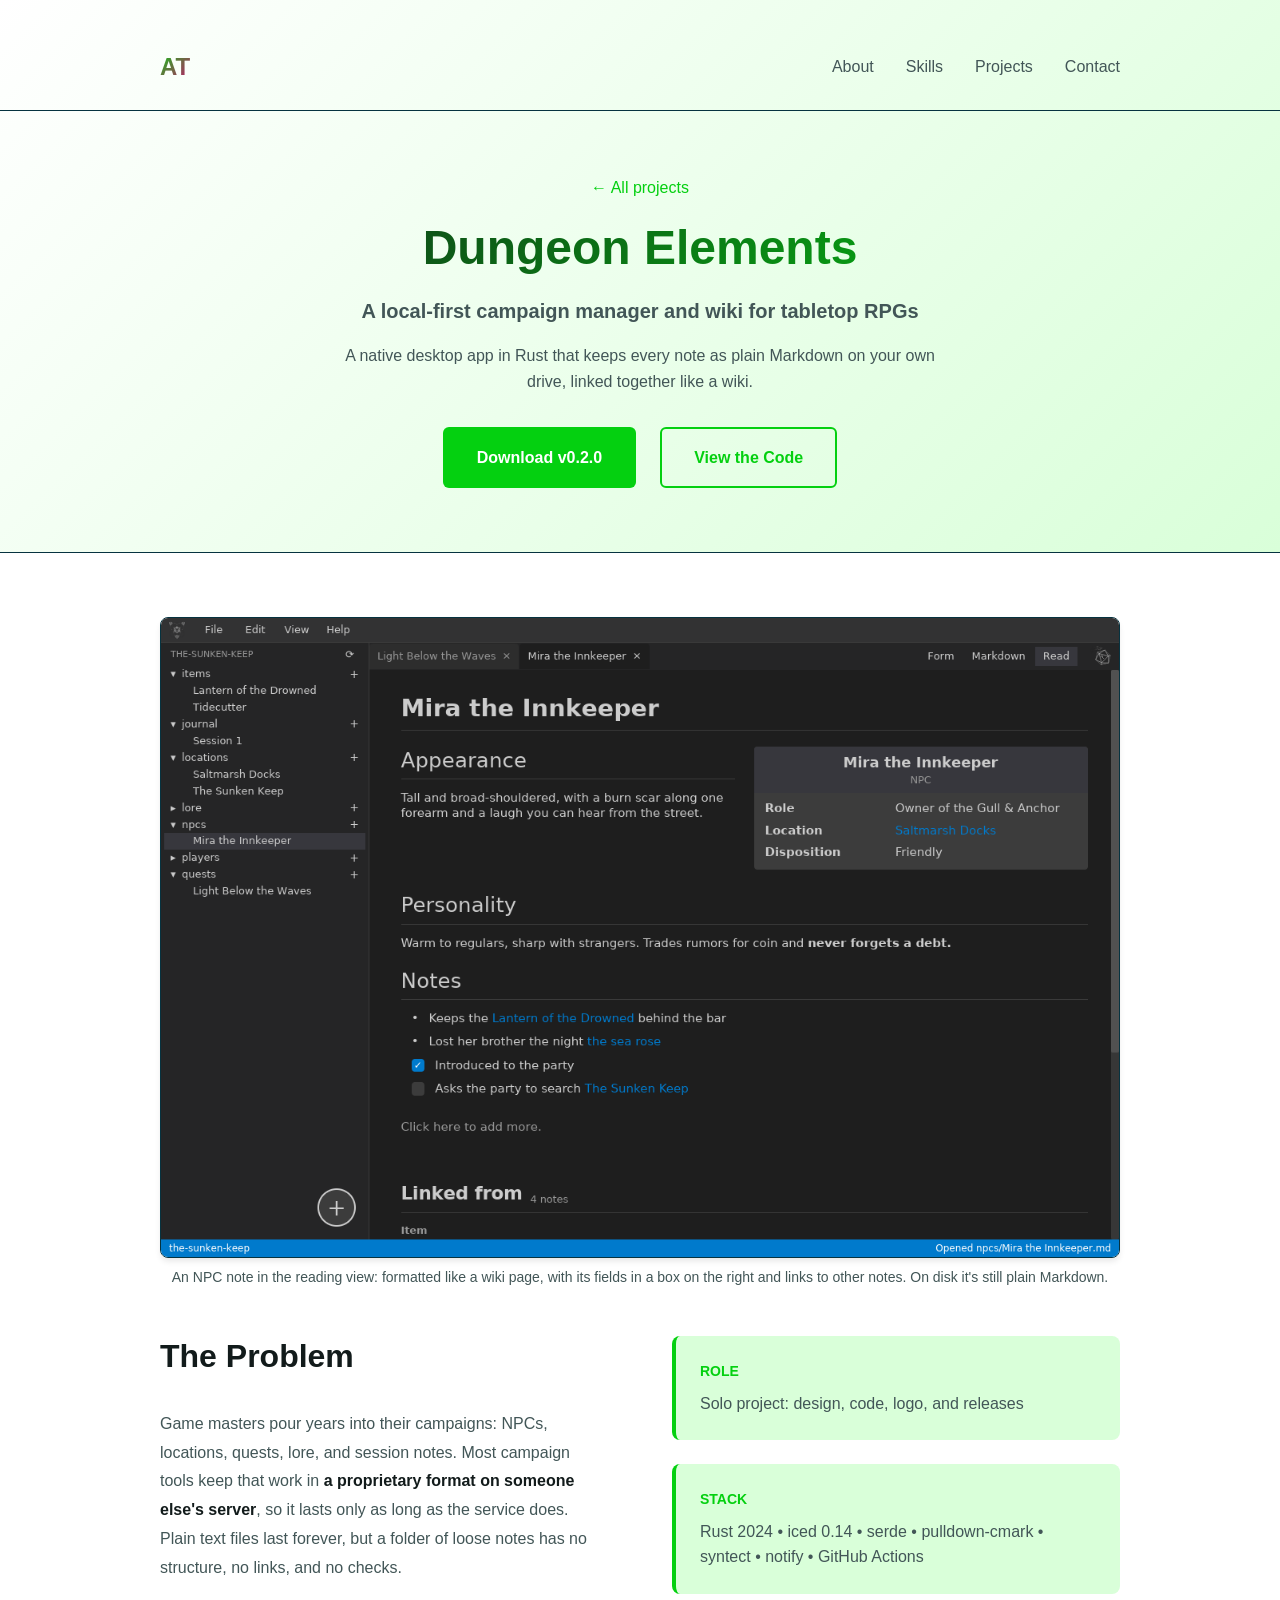
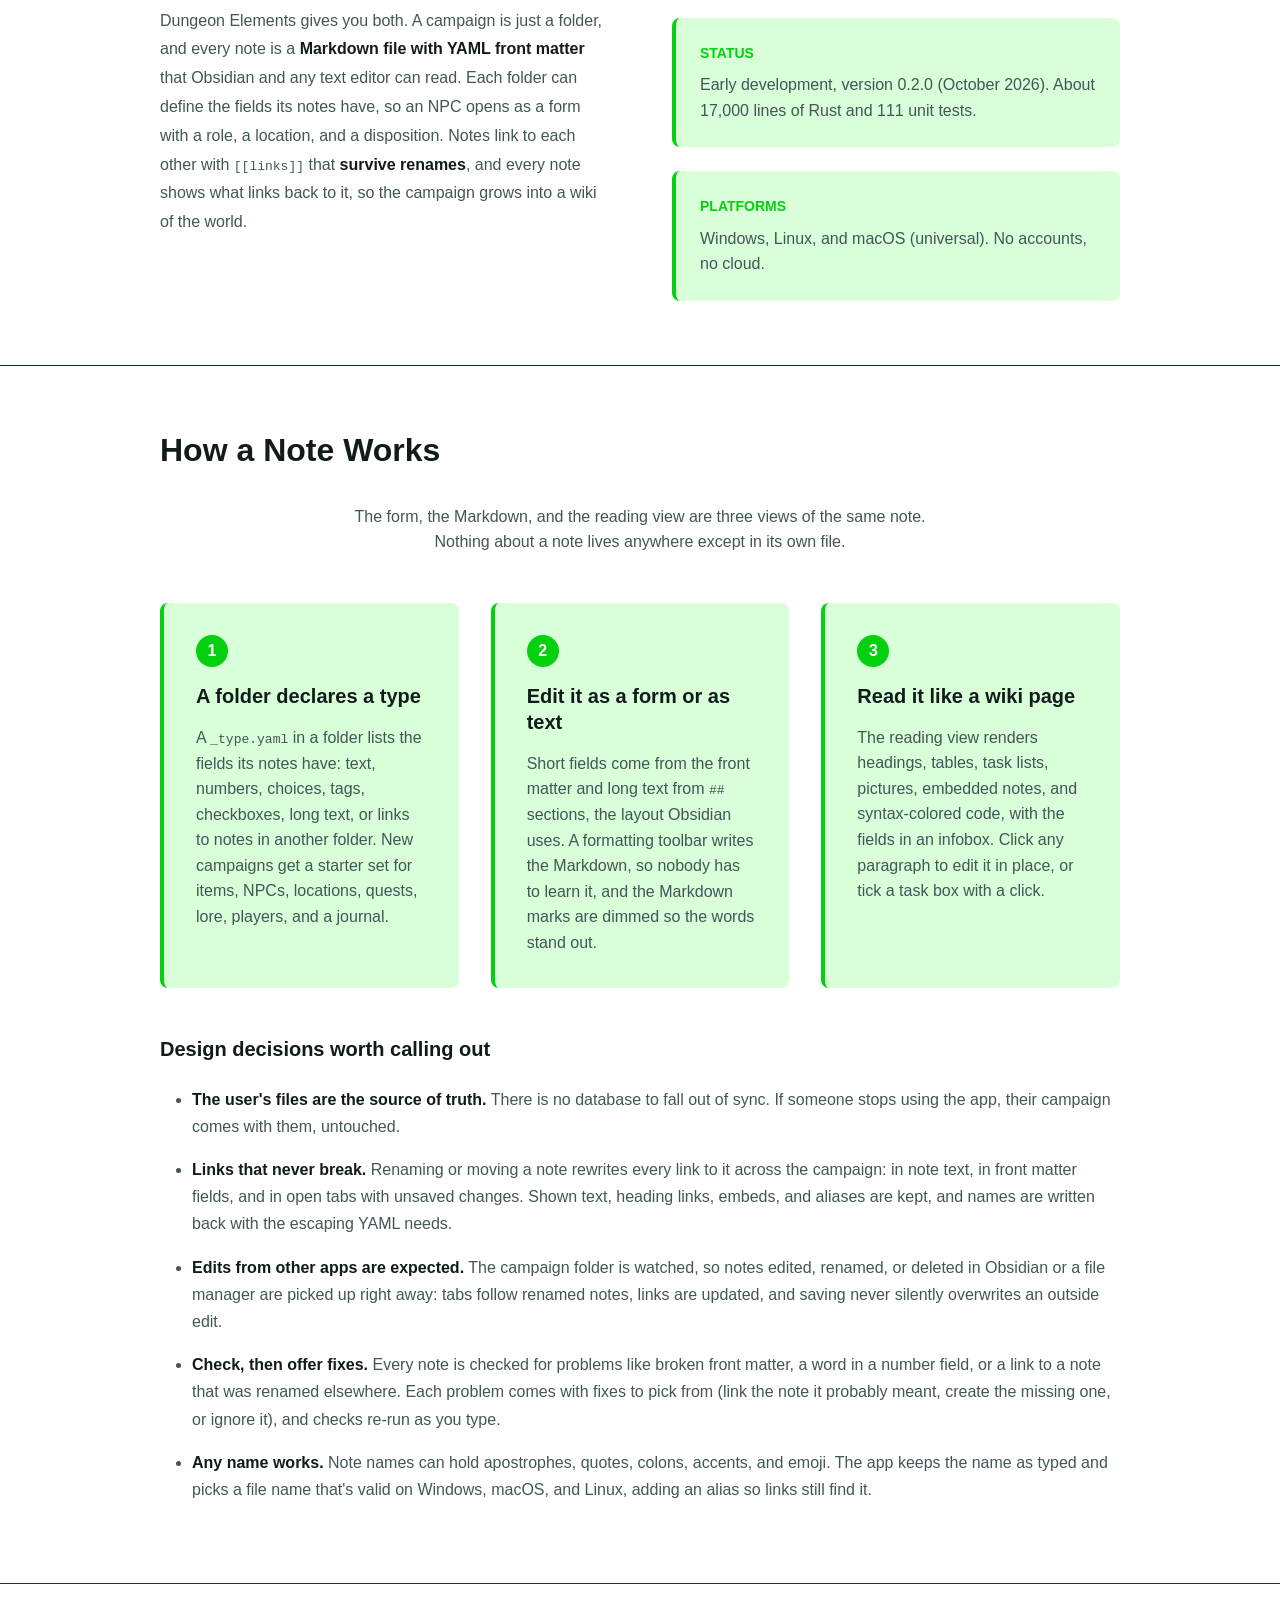
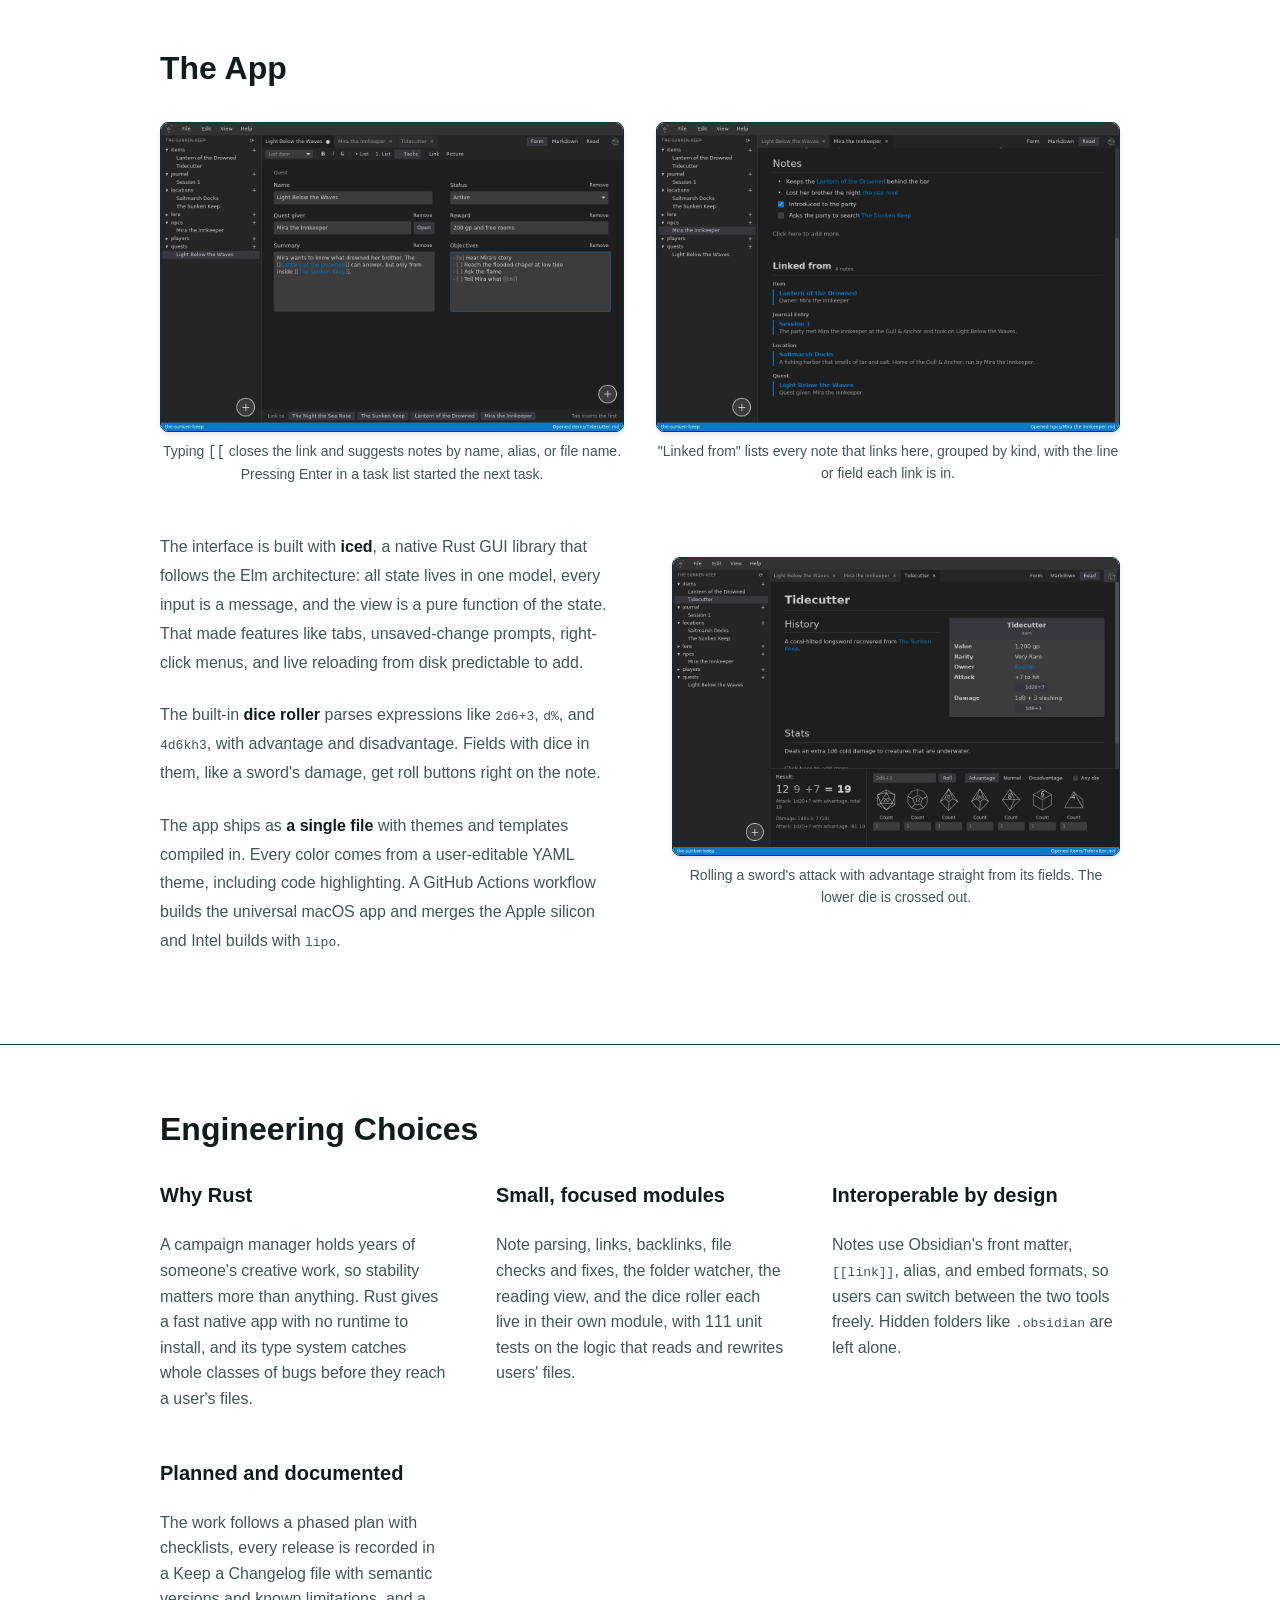
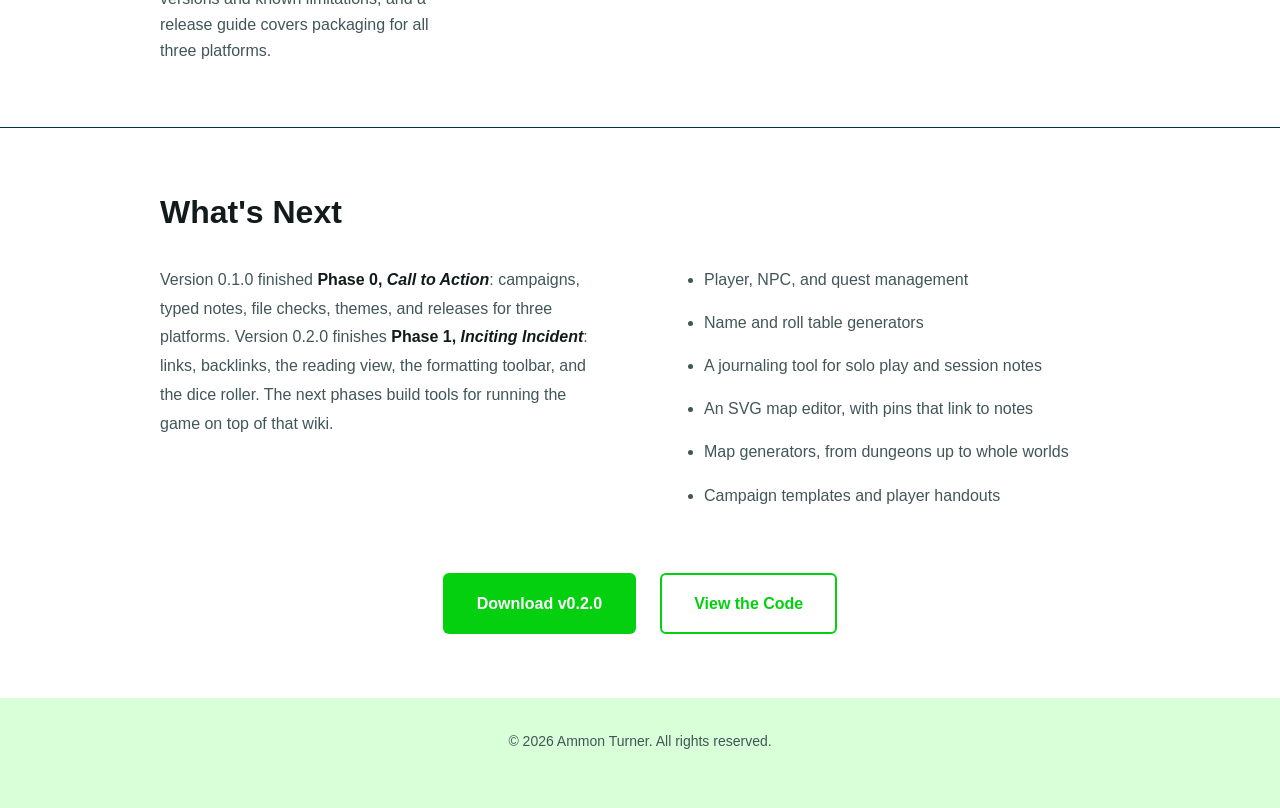
<file: projects/dungeon-elements.html>
<!DOCTYPE html>
<html lang="en">
<head>
  <meta charset="UTF-8">
  <meta name="viewport" content="width=device-width, initial-scale=1.0">
  <meta name="description" content="Dungeon Elements: a local-first campaign manager and wiki for tabletop RPGs by Ammon Turner, built in Rust with iced.">
  <title>Dungeon Elements | Ammon Turner</title>
  <link rel="stylesheet" href="../styles.css">
</head>
<body>
  <header class="header">
    <nav class="navbar">
      <div class="nav-container">
        <a href="../index.html" class="logo">AT</a>
        <ul class="nav-menu">
          <li><a href="../index.html#about" class="nav-link">About</a></li>
          <li><a href="../index.html#skills" class="nav-link">Skills</a></li>
          <li><a href="../index.html#projects" class="nav-link">Projects</a></li>
          <li><a href="../index.html#contact" class="nav-link">Contact</a></li>
        </ul>
      </div>
    </nav>

    <section class="hero">
      <p class="hero-eyebrow"><a href="../index.html#projects">← All projects</a></p>
      <h1>Dungeon Elements</h1>
      <p class="hero-subtitle">A local-first campaign manager and wiki for tabletop RPGs</p>
      <p class="hero-description">A native desktop app in Rust that keeps every note as plain Markdown on your own drive, linked together like a wiki.</p>
      <div class="hero-cta">
        <a href="https://github.com/NightMarethyu/dungeon_elements/releases" class="btn btn-primary" target="_blank" rel="noopener">Download v0.2.0</a>
        <a href="https://github.com/NightMarethyu/dungeon_elements" class="btn btn-secondary" target="_blank" rel="noopener">View the Code</a>
      </div>
    </section>
  </header>

  <main>
    <section class="section">
      <div class="container">
        <figure class="case-figure">
          <img src="../images/dungeon-elements/reading-view.png" alt="Dungeon Elements in the dark theme showing an NPC note in the reading view: formatted headings and text, a wiki-style box of fields on the right, clickable links to other notes, and a task list">
          <figcaption>An NPC note in the reading view: formatted like a wiki page, with its fields in a box on the right and links to other notes. On disk it's still plain Markdown.</figcaption>
        </figure>

        <div class="about-content">
          <div class="about-text">
            <h2>The Problem</h2>
            <p>
              Game masters pour years into their campaigns: NPCs, locations, quests, lore, and session notes. Most campaign tools keep that work in <strong>a proprietary format on someone else's server</strong>, so it lasts only as long as the service does. Plain text files last forever, but a folder of loose notes has no structure, no links, and no checks.
            </p>
            <p>
              Dungeon Elements gives you both. A campaign is just a folder, and every note is a <strong>Markdown file with YAML front matter</strong> that Obsidian and any text editor can read. Each folder can define the fields its notes have, so an NPC opens as a form with a role, a location, and a disposition. Notes link to each other with <code>[[links]]</code> that <strong>survive renames</strong>, and every note shows what links back to it, so the campaign grows into a wiki of the world.
            </p>
          </div>
          <div class="about-highlights">
            <div class="highlight">
              <span class="highlight-label">Role</span>
              <p>Solo project: design, code, logo, and releases</p>
            </div>
            <div class="highlight">
              <span class="highlight-label">Stack</span>
              <p>Rust 2024 • iced 0.14 • serde • pulldown-cmark • syntect • notify • GitHub Actions</p>
            </div>
            <div class="highlight">
              <span class="highlight-label">Status</span>
              <p>Early development, version 0.2.0 (October 2026). About 17,000 lines of Rust and 111 unit tests.</p>
            </div>
            <div class="highlight">
              <span class="highlight-label">Platforms</span>
              <p>Windows, Linux, and macOS (universal). No accounts, no cloud.</p>
            </div>
          </div>
        </div>
      </div>
    </section>

    <section class="section skills-section">
      <div class="container">
        <h2>How a Note Works</h2>
        <p class="section-subtitle">The form, the Markdown, and the reading view are three views of the same note. Nothing about a note lives anywhere except in its own file.</p>

        <div class="case-steps">
          <div class="case-step">
            <span class="case-step-number">1</span>
            <h3>A folder declares a type</h3>
            <p>A <code>_type.yaml</code> in a folder lists the fields its notes have: text, numbers, choices, tags, checkboxes, long text, or links to notes in another folder. New campaigns get a starter set for items, NPCs, locations, quests, lore, players, and a journal.</p>
          </div>
          <div class="case-step">
            <span class="case-step-number">2</span>
            <h3>Edit it as a form or as text</h3>
            <p>Short fields come from the front matter and long text from <code>##</code> sections, the layout Obsidian uses. A formatting toolbar writes the Markdown, so nobody has to learn it, and the Markdown marks are dimmed so the words stand out.</p>
          </div>
          <div class="case-step">
            <span class="case-step-number">3</span>
            <h3>Read it like a wiki page</h3>
            <p>The reading view renders headings, tables, task lists, pictures, embedded notes, and syntax-colored code, with the fields in an infobox. Click any paragraph to edit it in place, or tick a task box with a click.</p>
          </div>
        </div>

        <div class="case-notes">
          <h3>Design decisions worth calling out</h3>
          <ul>
            <li><strong>The user's files are the source of truth.</strong> There is no database to fall out of sync. If someone stops using the app, their campaign comes with them, untouched.</li>
            <li><strong>Links that never break.</strong> Renaming or moving a note rewrites every link to it across the campaign: in note text, in front matter fields, and in open tabs with unsaved changes. Shown text, heading links, embeds, and aliases are kept, and names are written back with the escaping YAML needs.</li>
            <li><strong>Edits from other apps are expected.</strong> The campaign folder is watched, so notes edited, renamed, or deleted in Obsidian or a file manager are picked up right away: tabs follow renamed notes, links are updated, and saving never silently overwrites an outside edit.</li>
            <li><strong>Check, then offer fixes.</strong> Every note is checked for problems like broken front matter, a word in a number field, or a link to a note that was renamed elsewhere. Each problem comes with fixes to pick from (link the note it probably meant, create the missing one, or ignore it), and checks re-run as you type.</li>
            <li><strong>Any name works.</strong> Note names can hold apostrophes, quotes, colons, accents, and emoji. The app keeps the name as typed and picks a file name that's valid on Windows, macOS, and Linux, adding an alias so links still find it.</li>
          </ul>
        </div>
      </div>
    </section>

    <section class="section">
      <div class="container">
        <h2>The App</h2>
        <div class="case-gallery">
          <figure class="case-figure">
            <img src="../images/dungeon-elements/link-suggestions.png" alt="A quest note's Objectives field while typing a new task with an open [[ link; a bar under the editor suggests four notes to link to" loading="lazy">
            <figcaption>Typing <code>[[</code> closes the link and suggests notes by name, alias, or file name. Pressing Enter in a task list started the next task.</figcaption>
          </figure>
          <figure class="case-figure">
            <img src="../images/dungeon-elements/backlinks.png" alt="The end of an NPC's reading view: a Linked from section listing four notes grouped by kind, each with the line or field that links to the NPC" loading="lazy">
            <figcaption>"Linked from" lists every note that links here, grouped by kind, with the line or field each link is in.</figcaption>
          </figure>
        </div>
        <div class="about-content case-split">
          <div class="about-text">
            <p>
              The interface is built with <strong>iced</strong>, a native Rust GUI library that follows the Elm architecture: all state lives in one model, every input is a message, and the view is a pure function of the state. That made features like tabs, unsaved-change prompts, right-click menus, and live reloading from disk predictable to add.
            </p>
            <p>
              The built-in <strong>dice roller</strong> parses expressions like <code>2d6+3</code>, <code>d%</code>, and <code>4d6kh3</code>, with advantage and disadvantage. Fields with dice in them, like a sword's damage, get roll buttons right on the note.
            </p>
            <p>
              The app ships as <strong>a single file</strong> with themes and templates compiled in. Every color comes from a user-editable YAML theme, including code highlighting. A GitHub Actions workflow builds the universal macOS app and merges the Apple silicon and Intel builds with <code>lipo</code>.
            </p>
          </div>
          <figure class="case-figure">
            <img src="../images/dungeon-elements/dice-roller.png" alt="A sword's reading view with Attack and Damage roll buttons in its box of fields, and the dice roller open at the bottom showing an attack rolled with advantage: 12, a crossed-out 9, plus 7, equals 19" loading="lazy">
            <figcaption>Rolling a sword's attack with advantage straight from its fields. The lower die is crossed out.</figcaption>
          </figure>
        </div>
      </div>
    </section>

    <section class="section skills-section">
      <div class="container">
        <h2>Engineering Choices</h2>
        <div class="skills-grid">
          <div class="skill-category">
            <h3>Why Rust</h3>
            <p>A campaign manager holds years of someone's creative work, so stability matters more than anything. Rust gives a fast native app with no runtime to install, and its type system catches whole classes of bugs before they reach a user's files.</p>
          </div>
          <div class="skill-category">
            <h3>Small, focused modules</h3>
            <p>Note parsing, links, backlinks, file checks and fixes, the folder watcher, the reading view, and the dice roller each live in their own module, with 111 unit tests on the logic that reads and rewrites users' files.</p>
          </div>
          <div class="skill-category">
            <h3>Interoperable by design</h3>
            <p>Notes use Obsidian's front matter, <code>[[link]]</code>, alias, and embed formats, so users can switch between the two tools freely. Hidden folders like <code>.obsidian</code> are left alone.</p>
          </div>
          <div class="skill-category">
            <h3>Planned and documented</h3>
            <p>The work follows a phased plan with checklists, every release is recorded in a Keep a Changelog file with semantic versions and known limitations, and a release guide covers packaging for all three platforms.</p>
          </div>
        </div>
      </div>
    </section>

    <section class="section">
      <div class="container">
        <h2>What's Next</h2>
        <div class="about-content">
          <div class="about-text">
            <p>
              Version 0.1.0 finished <strong>Phase 0, <em>Call to Action</em></strong>: campaigns, typed notes, file checks, themes, and releases for three platforms. Version 0.2.0 finishes <strong>Phase 1, <em>Inciting Incident</em></strong>: links, backlinks, the reading view, the formatting toolbar, and the dice roller. The next phases build tools for running the game on top of that wiki.
            </p>
          </div>
          <div class="about-text">
            <ul class="case-list">
              <li>Player, NPC, and quest management</li>
              <li>Name and roll table generators</li>
              <li>A journaling tool for solo play and session notes</li>
              <li>An SVG map editor, with pins that link to notes</li>
              <li>Map generators, from dungeons up to whole worlds</li>
              <li>Campaign templates and player handouts</li>
            </ul>
          </div>
        </div>
        <div class="hero-cta case-cta">
          <a href="https://github.com/NightMarethyu/dungeon_elements/releases" class="btn btn-primary" target="_blank" rel="noopener">Download v0.2.0</a>
          <a href="https://github.com/NightMarethyu/dungeon_elements" class="btn btn-secondary" target="_blank" rel="noopener">View the Code</a>
        </div>
      </div>
    </section>
  </main>

  <footer>
    <p>&copy; 2026 Ammon Turner. All rights reserved.</p>
  </footer>

  <script src="../script.js"></script>
</body>
</html>
</file>
<file: styles.css>
/* CSS Variables for consistent theming */
:root {
  --primary-color: #04d010;
  --primary-dark: #008000;
  --secondary-color: #088280;
  --background-light: #d9ffd9;
  --background-white: #ffffff;
  --text-dark: #121b1b;
  --text-light: #425657;
  --border-color: #063340;
  --accent-color: #D50476;
  
  --spacing-xs: 0.5rem;
  --spacing-sm: 1rem;
  --spacing-md: 1.5rem;
  --spacing-lg: 2rem;
  --spacing-xl: 3rem;
  --spacing-2xl: 4rem;
  
  --shadow-sm: 0 1px 2px 0 rgb(0 0 0 / 0.05);
  --shadow-md: 0 4px 6px -1px rgb(0 0 0 / 0.1);
  --shadow-lg: 0 10px 15px -3px rgb(0 0 0 / 0.1);
  
  --transition: all 0.3s ease;
}

/* Reset & Base Styles */
* {
  margin: 0;
  padding: 0;
  box-sizing: border-box;
}

html {
  scroll-behavior: smooth;
}

body {
  font-family: -apple-system, BlinkMacSystemFont, 'Segoe UI', Roboto, 'Helvetica Neue', Arial, sans-serif;
  color: var(--text-dark);
  background-color: var(--background-white);
  line-height: 1.6;
}

.container {
  max-width: 1024px;
  margin: 0 auto;
  padding: 0 var(--spacing-lg);
}

/* Typography */
h1, h2, h3, h4, h5, h6 {
  line-height: 1.3;
  font-weight: 600;
}

h1 {
  font-size: 3rem;
  margin-bottom: var(--spacing-md);
}

h2 {
  font-size: 2rem;
  margin-bottom: var(--spacing-lg);
  color: var(--text-dark);
}

h3 {
  font-size: 1.25rem;
  color: var(--text-dark);
}

p {
  color: var(--text-light);
  margin-bottom: var(--spacing-md);
}

a {
  color: var(--primary-color);
  text-decoration: none;
  transition: var(--transition);
}

a:hover {
  color: var(--primary-dark);
}

/* Header & Navigation */
.header {
  background: linear-gradient(135deg, var(--background-white) 0%, var(--background-light) 100%);
  border-bottom: 1px solid var(--border-color);
  padding-top: var(--spacing-md);
}

.navbar {
  padding: var(--spacing-md) 0;
  border-bottom: 1px solid var(--border-color);
}

.nav-container {
  max-width: 1024px;
  margin: 0 auto;
  padding: 0 var(--spacing-lg);
  display: flex;
  justify-content: space-between;
  align-items: center;
}

.logo {
  font-size: 1.5rem;
  font-weight: 700;
  color: var(--primary-color);
  background: linear-gradient(135deg, var(--primary-color), var(--accent-color));
  -webkit-background-clip: text;
  -webkit-text-fill-color: transparent;
  background-clip: text;
}

.nav-menu {
  display: flex;
  list-style: none;
  gap: var(--spacing-lg);
}

.nav-link {
  color: var(--text-light);
  font-weight: 500;
  position: relative;
  transition: var(--transition);
}

.nav-link:hover {
  color: var(--primary-color);
}

.nav-link::after {
  content: '';
  position: absolute;
  bottom: -4px;
  left: 0;
  width: 0;
  height: 2px;
  background-color: var(--primary-color);
  transition: var(--transition);
}

.nav-link:hover::after {
  width: 100%;
}

/* Hero Section */
.hero {
  text-align: center;
  padding: var(--spacing-2xl) var(--spacing-lg);
}

.hero h1 {
  background: linear-gradient(135deg, var(--text-dark), var(--primary-color));
  -webkit-background-clip: text;
  -webkit-text-fill-color: transparent;
  background-clip: text;
  margin-bottom: var(--spacing-sm);
}

.hero-subtitle {
  font-size: 1.25rem;
  font-weight: 600;
  color: var(--text-light);
  margin-bottom: var(--spacing-sm);
}

.hero-description {
  font-size: 1rem;
  color: var(--text-light);
  margin-bottom: var(--spacing-lg);
  max-width: 600px;
  margin-left: auto;
  margin-right: auto;
}

.hero-cta {
  display: flex;
  gap: var(--spacing-md);
  justify-content: center;
  flex-wrap: wrap;
}

/* Buttons */
.btn {
  padding: var(--spacing-sm) var(--spacing-lg);
  border-radius: 6px;
  font-weight: 600;
  transition: var(--transition);
  display: inline-block;
  border: 2px solid transparent;
  cursor: pointer;
}

.btn-primary {
  background-color: var(--primary-color);
  color: white;
}

.btn-primary:hover {
  background-color: var(--primary-dark);
  transform: translateY(-2px);
  box-shadow: var(--shadow-lg);
}

.btn-secondary {
  background-color: transparent;
  color: var(--primary-color);
  border: 2px solid var(--primary-color);
}

.btn-secondary:hover {
  background-color: var(--primary-color);
  color: white;
  transform: translateY(-2px);
}

/* Sections */
.section {
  padding: var(--spacing-2xl) 0;
  border-bottom: 1px solid var(--border-color);
}

.section:last-child {
  border-bottom: none;
}

.section-subtitle {
  text-align: center;
  max-width: 600px;
  margin-left: auto;
  margin-right: auto;
  margin-bottom: var(--spacing-xl);
  color: var(--text-light);
}

/* About Section */
.about-content {
  display: grid;
  grid-template-columns: 1fr 1fr;
  gap: var(--spacing-2xl);
  align-items: start;
}

.about-text p {
  margin-bottom: var(--spacing-md);
  line-height: 1.8;
}

.about-text strong {
  color: var(--text-dark);
  font-weight: 600;
}

.about-highlights {
  display: grid;
  grid-template-columns: 1fr;
  gap: var(--spacing-md);
}

.highlight {
  background-color: var(--background-light);
  padding: var(--spacing-md);
  border-radius: 8px;
  border-left: 4px solid var(--primary-color);
}

.highlight-label {
  display: block;
  font-weight: 600;
  font-size: 0.875rem;
  text-transform: uppercase;
  color: var(--primary-color);
  margin-bottom: var(--spacing-xs);
}

.highlight p {
  margin: 0;
  line-height: 1.6;
}

.highlight em {
  color: var(--primary-color);
  font-weight: 600;
}

/* Skills Section */
.skills-grid {
  display: grid;
  grid-template-columns: repeat(auto-fit, minmax(250px, 1fr));
  gap: var(--spacing-xl);
}

.skill-category h3 {
  margin-bottom: var(--spacing-md);
  color: var(--text-dark);
}

.skill-tags {
  display: flex;
  flex-wrap: wrap;
  gap: var(--spacing-sm);
}

.skill-tag {
  display: inline-block;
  background-color: var(--background-light);
  color: var(--primary-color);
  padding: var(--spacing-xs) var(--spacing-md);
  border-radius: 20px;
  font-size: 0.875rem;
  font-weight: 500;
  border: 1px solid var(--border-color);
  transition: var(--transition);
}

.skill-tag:hover {
  background-color: var(--primary-color);
  color: white;
  border-color: var(--primary-color);
}

/* Projects Section */
.projects-grid {
  display: grid;
  grid-template-columns: repeat(auto-fill, minmax(320px, 1fr));
  gap: var(--spacing-lg);
}

.project-card {
  background-color: var(--background-white);
  border: 1px solid var(--border-color);
  border-radius: 8px;
  overflow: hidden;
  transition: var(--transition);
  display: flex;
  flex-direction: column;
  height: 100%;
}

.project-card:hover {
  box-shadow: var(--shadow-lg);
  transform: translateY(-4px);
  border-color: var(--primary-color);
}

.project-card.placeholder {
  background-color: var(--background-light);
  opacity: 0.7;
}

.project-header {
  padding: var(--spacing-lg);
  border-bottom: 1px solid var(--border-color);
  display: flex;
  justify-content: space-between;
  align-items: start;
  gap: var(--spacing-md);
}

.project-header h3 {
  flex: 1;
  margin: 0;
}

.project-status {
  display: inline-block;
  font-size: 0.75rem;
  font-weight: 600;
  text-transform: uppercase;
  padding: 4px 12px;
  border-radius: 20px;
  background-color: var(--background-light);
  color: var(--primary-color);
  white-space: nowrap;
}

.project-card.featured {
  grid-column: 1 / -1;
}

.project-image {
  display: block;
  aspect-ratio: 16 / 9;
  overflow: hidden;
  border-bottom: 1px solid var(--border-color);
  background-color: var(--text-dark);
}

.project-image img {
  display: block;
  width: 100%;
  height: 100%;
  object-fit: cover;
  object-position: top;
}

@media (min-width: 900px) {
  .project-card.featured {
    display: grid;
    grid-template-columns: 1fr 1fr;
    grid-template-rows: auto 1fr auto;
  }

  .project-card.featured .project-image {
    grid-row: 1 / -1;
    aspect-ratio: auto;
    border-bottom: none;
    border-right: 1px solid var(--border-color);
    background-color: #131218;
  }

  .project-card.featured .project-image img {
    object-fit: contain;
    object-position: center;
  }
}

.project-links {
  display: flex;
  flex-wrap: wrap;
  gap: var(--spacing-lg);
}

.project-body {
  padding: var(--spacing-lg);
  flex: 1;
}

.project-body p {
  margin-bottom: var(--spacing-md);
}

.project-tech {
  display: flex;
  flex-wrap: wrap;
  gap: var(--spacing-xs);
}

.tech {
  display: inline-block;
  background-color: var(--background-light);
  color: var(--secondary-color);
  padding: 4px 10px;
  border-radius: 4px;
  font-size: 0.75rem;
  font-weight: 500;
}

.project-footer {
  padding: var(--spacing-lg);
  border-top: 1px solid var(--border-color);
}

.project-link {
  color: var(--primary-color);
  font-weight: 600;
  display: flex;
  align-items: center;
  gap: 4px;
  transition: var(--transition);
}

.project-link:hover {
  gap: 8px;
}

/* Contact Section */
.contact-methods {
  display: grid;
  grid-template-columns: repeat(auto-fit, minmax(200px, 1fr));
  gap: var(--spacing-lg);
  max-width: 800px;
  margin: 0 auto;
}

.contact-card {
  background-color: var(--background-light);
  padding: var(--spacing-lg);
  border-radius: 8px;
  text-align: center;
  transition: var(--transition);
  border: 2px solid transparent;
  display: flex;
  flex-direction: column;
  align-items: center;
  gap: var(--spacing-sm);
}

.contact-card:hover {
  border-color: var(--primary-color);
  background-color: var(--background-white);
  box-shadow: var(--shadow-md);
  transform: translateY(-2px);
}

.contact-icon {
  font-size: 2rem;
  display: block;
}

.contact-text {
  font-weight: 600;
  color: var(--text-dark);
  display: block;
}

.contact-detail {
  color: var(--text-light);
  font-size: 0.875rem;
  display: block;
}

/* Case Study Pages */
.hero-eyebrow {
  margin-bottom: var(--spacing-sm);
  font-weight: 500;
}

.case-figure {
  margin: 0 0 var(--spacing-xl);
}

.case-figure img {
  display: block;
  width: 100%;
  height: auto;
  border: 1px solid var(--border-color);
  border-radius: 8px;
  box-shadow: var(--shadow-md);
}

.case-figure figcaption {
  margin-top: var(--spacing-xs);
  font-size: 0.875rem;
  color: var(--text-light);
  text-align: center;
}

.case-gallery {
  display: grid;
  grid-template-columns: 1fr 1fr;
  gap: var(--spacing-lg);
}

.case-split {
  align-items: center;
}

.case-phone {
  max-width: 300px;
  margin-left: auto;
  margin-right: auto;
}

.case-steps {
  display: grid;
  grid-template-columns: repeat(auto-fit, minmax(250px, 1fr));
  gap: var(--spacing-lg);
  margin-bottom: var(--spacing-xl);
}

.case-step {
  background-color: var(--background-light);
  padding: var(--spacing-lg);
  border-radius: 8px;
  border-left: 4px solid var(--primary-color);
}

.case-step h3 {
  margin-bottom: var(--spacing-sm);
}

.case-step p {
  margin: 0;
}

.case-step-number {
  display: inline-flex;
  align-items: center;
  justify-content: center;
  width: 2rem;
  height: 2rem;
  margin-bottom: var(--spacing-sm);
  border-radius: 50%;
  background-color: var(--primary-color);
  color: white;
  font-weight: 700;
}

.case-notes h3 {
  margin-bottom: var(--spacing-md);
}

.case-notes ul,
.case-list {
  padding-left: var(--spacing-lg);
  color: var(--text-light);
}

.case-notes li,
.case-list li {
  margin-bottom: var(--spacing-sm);
  line-height: 1.7;
}

.case-notes strong {
  color: var(--text-dark);
}

.skill-category p {
  margin: 0;
}

.case-cta {
  margin-top: var(--spacing-xl);
}

/* Footer */
footer {
  background-color: var(--background-light);
  padding: var(--spacing-lg);
  text-align: center;
  color: var(--text-light);
  font-size: 0.875rem;
}

/* Responsive Design */
@media (max-width: 768px) {
  :root {
    --spacing-2xl: 2.5rem;
  }

  h1 {
    font-size: 2rem;
  }

  h2 {
    font-size: 1.5rem;
  }

  .hero-cta {
    flex-direction: column;
    align-items: center;
  }

  .btn {
    width: 100%;
    text-align: center;
  }

  .nav-menu {
    gap: var(--spacing-md);
    font-size: 0.9rem;
  }

  .about-content {
    grid-template-columns: 1fr;
    gap: var(--spacing-lg);
  }

  .about-highlights {
    grid-template-columns: repeat(2, 1fr);
  }

  .skills-grid {
    grid-template-columns: 1fr;
  }

  .projects-grid {
    grid-template-columns: 1fr;
  }

  .case-gallery {
    grid-template-columns: 1fr;
  }

  .contact-methods {
    grid-template-columns: 1fr;
  }

  .project-header {
    flex-direction: column;
  }

  .project-status {
    align-self: flex-start;
  }
}

@media (max-width: 480px) {
  .container {
    padding: 0 var(--spacing-sm);
  }

  .nav-container {
    padding: 0 var(--spacing-sm);
  }

  h1 {
    font-size: 1.5rem;
  }

  h2 {
    font-size: 1.25rem;
  }

  .hero {
    padding: var(--spacing-xl) var(--spacing-sm);
  }

  .section {
    padding: var(--spacing-lg) 0;
  }

  .nav-menu {
    flex-direction: column;
    gap: var(--spacing-sm);
  }

  .hero-subtitle {
    font-size: 1rem;
  }

  .about-highlights {
    grid-template-columns: 1fr;
  }
}
</file>
